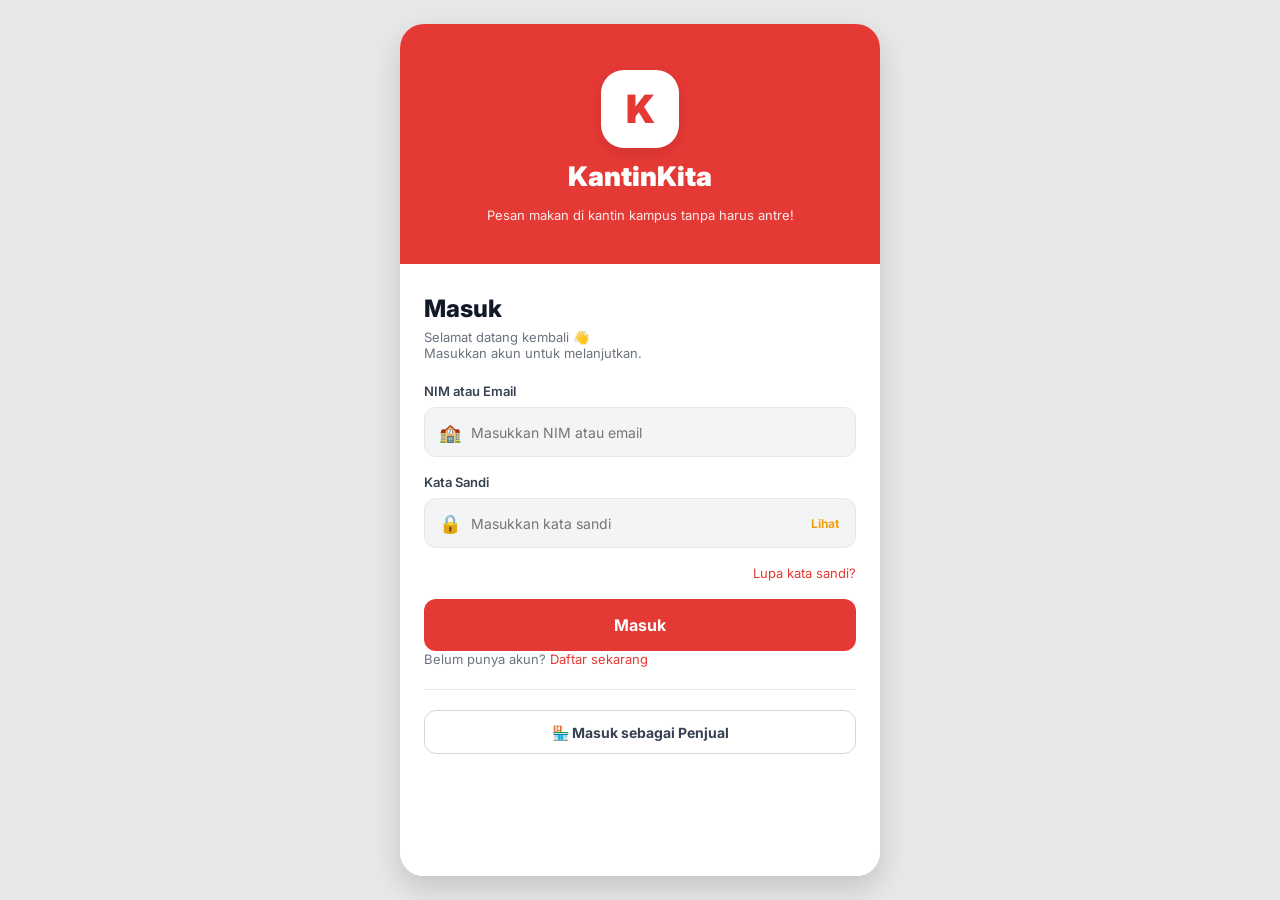
<file: html/index.html>
<!DOCTYPE html>
<html lang="id">

<head>
  <meta charset="UTF-8">
  <meta name="viewport" content="width=device-width, initial-scale=1.0">

  <title>Login | KantinKita</title>

  <!-- GOOGLE FONTS -->
  <link
    href="https://fonts.googleapis.com/css2?family=Inter:wght@400;500;600;700;800;900&display=swap"
    rel="stylesheet"
  >

  <!-- CSS -->
  <link rel="stylesheet" href="../css/style.css">

  <!-- JAVASCRIPT -->
  <script defer src="../js/common.js"></script>
  <script defer src="../js/cart.js"></script>
  <script defer src="../js/login.js"></script>

</head>

<body>

  <div class="wrap">

    <main class="app">

      <!-- NOTIFIKASI -->
      <div id="tc" role="status" aria-live="polite"></div>

      <!-- HALAMAN LOGIN -->
      <section class="screen on" id="s-login">

        <div class="page wh">

          <!-- BAGIAN LOGO -->
          <div class="lh">

            <div class="ll">
              K
            </div>

            <div class="lt">
              KantinKita
            </div>

            <p class="ls">
              Pesan makan di kantin kampus
              tanpa harus antre!
            </p>

          </div>

          <!-- FORM LOGIN -->
          <div class="lf">

            <h1>Masuk</h1>

            <p>
              Selamat datang kembali 👋
              <br>
              Masukkan akun untuk melanjutkan.
            </p>

            <form id="loginForm" novalidate>

              <!-- INPUT NIM ATAU EMAIL -->
              <div class="fg">

                <label class="fl" for="nim">
                  NIM atau Email
                </label>

                <div class="fw2">

                  <span class="fic">🏫</span>

                  <input
                    type="text"
                    class="fi2 ic"
                    id="nim"
                    name="nim"
                    placeholder="Masukkan NIM atau email"
                    autocomplete="username"
                    required
                  >

                </div>

                <div
                  class="ferr"
                  id="e-nim"
                  role="alert">
                  ⚠ NIM atau email tidak boleh kosong.
                </div>

              </div>

              <!-- INPUT PASSWORD -->
              <div class="fg">

                <label class="fl" for="pw">
                  Kata Sandi
                </label>

                <div class="fw2">

                  <span class="fic">🔒</span>

                  <input
                    type="password"
                    class="fi2 ic"
                    id="pw"
                    name="password"
                    placeholder="Masukkan kata sandi"
                    autocomplete="current-password"
                    minlength="6"
                    required
                  >

                  <button
                    type="button"
                    class="fsw"
                    id="showpw"
                    aria-label="Tampilkan kata sandi"
                  >
                    Lihat
                  </button>

                </div>

                <div
                  class="ferr"
                  id="e-pw"
                  role="alert">
                  ⚠ Kata sandi minimal 6 karakter.
                </div>

              </div>

              <!-- LUPA PASSWORD -->
              <div class="row">

                <a href="#" id="forgot-password">
                  Lupa kata sandi?
                </a>

              </div>

              <!-- TOMBOL LOGIN -->
              <button
                type="submit"
                class="btn bs bfull blg"
                id="loginBtn"
              >
                Masuk
              </button>

            </form>

            <!-- PENDAFTARAN -->
            <p>
              Belum punya akun?
              <a href="#" id="register-link">
                Daftar sekarang
              </a>
            </p>

            <hr>

            <!-- AKSES PENJUAL -->
            <button
              type="button"
              class="btn bo bfull"
              data-action="go"
              data-target="dasbor"
            >
              🏪 Masuk sebagai Penjual
            </button>

          </div>

        </div>

      </section>

    </main>

  </div>

</body>
</html>
</file>
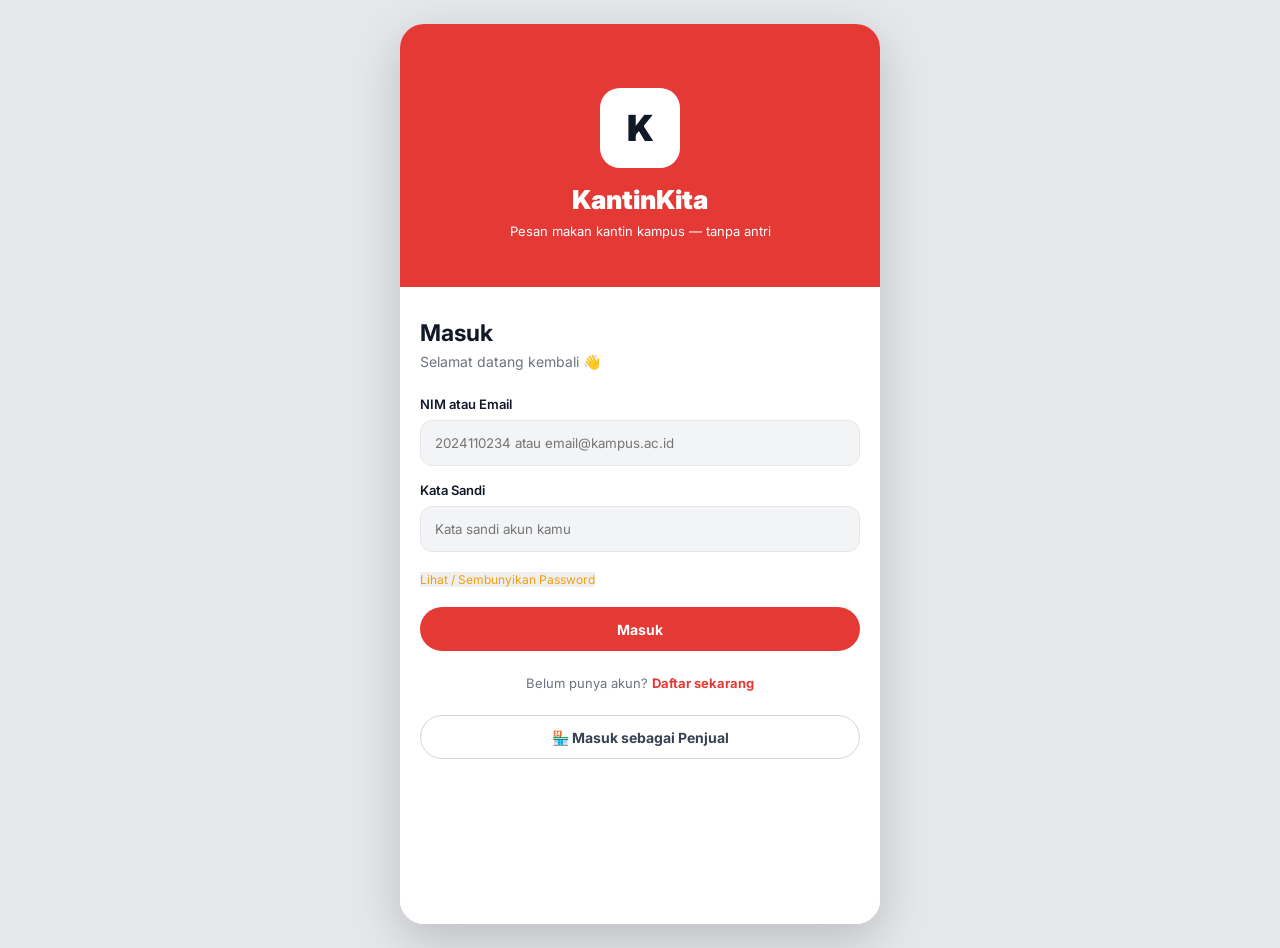
<file: kantinkita.html>
<!DOCTYPE html>
<html lang="id">
<head>
<meta charset="UTF-8">
<meta name="viewport" content="width=device-width, initial-scale=1.0">
<title>KantinKita – Prototipe</title>
<link href="https://fonts.googleapis.com/css2?family=Inter:wght@400;500;600;700;800;900&display=swap" rel="stylesheet">

<style>
/* ==============================================
   DESIGN SYSTEM KANTINKITA
============================================== */
:root {
  --y: #FFC107;
  --yd: #F59E0B;
  --yl: #FFFBEB;
  --r: #E53935;
  --rd: #C62828;
  --rl: #FEF2F2;
  --g: #16A34A;
  --gl: #F0FDF4;
  --n0: #FFFFFF;
  --n50: #F9FAFB;
  --n100: #F3F4F6;
  --n200: #E5E7EB;
  --n300: #D1D5DB;
  --n400: #9CA3AF;
  --n500: #6B7280;
  --n700: #374151;
  --n900: #111827;
  --radius: 12px;
  --font: 'Inter', sans-serif;
}

* {
  margin: 0;
  padding: 0;
  box-sizing: border-box;
}

body {
  font-family: var(--font);
  background: var(--n200);
  color: var(--n900);
}

button, input, textarea {
  font-family: inherit;
}

button {
  cursor: pointer;
  border: none;
}

.wrap {
  display: flex;
  justify-content: center;
  min-height: 100vh;
}

.app {
  width: 100%;
  max-width: 480px;
  min-height: 100vh;
  background: var(--n50);
  position: relative;
  overflow: hidden;
}

@media (min-width: 600px) {
  .wrap {
    padding: 24px;
  }

  .app {
    border-radius: 24px;
    box-shadow: 0 16px 48px rgba(0,0,0,.18);
  }
}

/* SCREENS */
.screen {
  display: none;
  flex-direction: column;
  height: 100vh;
  overflow: hidden;
}

.screen.on {
  display: flex;
}

.page {
  flex: 1;
  overflow-y: auto;
  background: var(--n100);
}

.sec {
  background: white;
  margin-bottom: 8px;
}

.hid {
  display: none !important;
}

/* HEADER */
.hdr {
  height: 56px;
  padding: 0 16px;
  background: white;
  border-bottom: 1px solid var(--n200);
  display: flex;
  align-items: center;
  gap: 12px;
  flex-shrink: 0;
}

.hdr-title {
  font-size: 17px;
  font-weight: 700;
  flex: 1;
}

.logo {
  display: flex;
  align-items: center;
  gap: 8px;
  font-size: 17px;
  font-weight: 800;
}

.logo-box {
  width: 34px;
  height: 34px;
  background: var(--y);
  border-radius: 8px;
  display: grid;
  place-items: center;
  font-weight: 900;
}

.logo em {
  color: var(--r);
  font-style: normal;
}

.ico-btn {
  width: 40px;
  height: 40px;
  border-radius: 50%;
  background: var(--n100);
  font-size: 18px;
}

/* BUTTON */
.btn {
  display: inline-flex;
  justify-content: center;
  align-items: center;
  gap: 8px;
  height: 44px;
  padding: 0 20px;
  border-radius: 24px;
  font-weight: 700;
  font-size: 14px;
}

.bp2 {
  background: var(--y);
  color: var(--n900);
}

.bs {
  background: var(--r);
  color: white;
}

.bo {
  background: white;
  color: var(--n700);
  border: 1.5px solid var(--n300);
}

.bfull {
  width: 100%;
}

.bsm {
  height: 34px;
  padding: 0 12px;
  border-radius: 8px;
  font-size: 12px;
}

.badd {
  width: 34px;
  height: 34px;
  background: var(--y);
  color: var(--n900);
  font-size: 22px;
  font-weight: 700;
  border-radius: 8px;
}

/* BOTTOM NAV */
.bnv {
  height: 72px;
  background: white;
  border-top: 1px solid var(--n200);
  display: flex;
  flex-shrink: 0;
  padding-top: 8px;
}

.bni {
  flex: 1;
  display: flex;
  flex-direction: column;
  align-items: center;
  gap: 5px;
  color: var(--n400);
  font-size: 10px;
  cursor: pointer;
}

.bni.on {
  color: var(--yd);
  font-weight: 700;
}

.bnic {
  position: relative;
  font-size: 23px;
}

.cb {
  position: absolute;
  right: -9px;
  top: -4px;
  background: var(--r);
  color: white;
  border-radius: 20px;
  font-size: 10px;
  padding: 2px 5px;
  display: none;
}

.cb.on {
  display: inline-block;
}

/* CARDS */
.mi {
  background: white;
  display: flex;
  align-items: center;
  gap: 12px;
  padding: 12px 16px;
  border-bottom: 1px solid var(--n100);
}

.mi.hid {
  display: none;
}

.fi {
  width: 60px;
  height: 60px;
  background: var(--yl);
  border-radius: 12px;
  font-size: 28px;
  display: grid;
  place-items: center;
  flex-shrink: 0;
}

.fi-r {
  background: var(--rl);
}

.fi-b {
  background: #DBEAFE;
}

.fi-o {
  background: #FFEDD5;
}

.mb2 {
  flex: 1;
  min-width: 0;
}

.mn {
  font-size: 14px;
  font-weight: 700;
  margin-bottom: 4px;
}

.md {
  font-size: 12px;
  color: var(--n500);
  margin-bottom: 5px;
}

.mp {
  font-size: 14px;
  font-weight: 700;
}

.bdg {
  display: inline-flex;
  padding: 3px 8px;
  background: var(--yl);
  border-radius: 8px;
  font-size: 10px;
  font-weight: 700;
}

.bdg.red {
  background: var(--rl);
  color: var(--r);
}

.bdg.green {
  background: var(--gl);
  color: var(--g);
}

/* FILTER */
.ct {
  background: white;
  display: flex;
  gap: 8px;
  padding: 12px 16px;
  overflow-x: auto;
  scrollbar-width: none;
}

.ctb {
  border: 1.5px solid var(--n300);
  background: white;
  color: var(--n700);
  border-radius: 22px;
  padding: 8px 14px;
  white-space: nowrap;
  font-size: 12px;
  font-weight: 600;
}

.ctb.on {
  background: var(--y);
  border-color: var(--y);
  color: var(--n900);
}

/* SEARCH */
.srb {
  display: flex;
  align-items: center;
  gap: 8px;
  background: var(--n100);
  border-radius: 24px;
  padding: 0 12px;
  height: 42px;
  flex: 1;
  border: 1.5px solid transparent;
}

.srb:focus-within {
  background: white;
  border-color: var(--y);
}

.sri {
  width: 100%;
  min-width: 0;
  background: transparent;
  outline: none;
  border: none;
  font-size: 14px;
}

.results {
  background: white;
  display: flex;
  justify-content: space-between;
  padding: 12px 16px;
  border-bottom: 1px solid var(--n200);
  font-size: 13px;
}

.no-result {
  margin: 16px;
  padding: 20px;
  text-align: center;
  background: var(--yl);
  color: #92640D;
  border-radius: 12px;
  font-size: 13px;
}

/* LOGIN */
.lh {
  background: var(--r);
  text-align: center;
  color: white;
  padding: 64px 24px 48px;
}

.ll {
  width: 80px;
  height: 80px;
  border-radius: 20px;
  background: white;
  color: var(--n900);
  display: grid;
  place-items: center;
  font-size: 36px;
  font-weight: 900;
  margin: 0 auto 16px;
}

.lt {
  font-size: 26px;
  font-weight: 900;
  margin-bottom: 8px;
}

.lf {
  background: white;
  padding: 32px 20px;
}

.fg {
  margin-bottom: 16px;
}

.fl {
  display: block;
  font-size: 13px;
  font-weight: 600;
  margin-bottom: 8px;
}

.fi2 {
  width: 100%;
  padding: 14px;
  border: 1.5px solid var(--n200);
  border-radius: 12px;
  background: var(--n100);
  outline: none;
}

.fi2:focus {
  border-color: var(--y);
  background: white;
}

.ferr {
  display: none;
  color: var(--r);
  font-size: 12px;
  margin-top: 5px;
}

.ferr.on {
  display: block;
}

/* BERANDA */
.bnr {
  margin: 16px;
  background: var(--y);
  padding: 24px;
  border-radius: 20px;
  cursor: pointer;
}

.bnr h2 {
  font-size: 18px;
  margin-bottom: 14px;
  line-height: 1.5;
}

.bnr span {
  display: inline-block;
  padding: 10px 18px;
  border-radius: 20px;
  background: var(--n900);
  color: white;
  font-size: 12px;
  font-weight: 700;
}

.qg {
  display: grid;
  grid-template-columns: repeat(4,1fr);
  background: white;
  padding: 12px 8px;
}

.qi {
  text-align: center;
  font-size: 11px;
  cursor: pointer;
}

.qic {
  background: var(--yl);
  width: 48px;
  height: 48px;
  border-radius: 12px;
  display: grid;
  place-items: center;
  margin: 0 auto 8px;
  font-size: 22px;
}

.sc {
  margin: 12px 16px;
  border-radius: 16px;
  background: white;
  overflow: hidden;
  box-shadow: 0 2px 8px rgba(0,0,0,.05);
  cursor: pointer;
}

.sb {
  height: 100px;
  background: var(--y);
  display: grid;
  place-items: center;
  font-size: 44px;
}

.sd {
  padding: 14px;
}

.sn {
  font-size: 16px;
  font-weight: 700;
  margin-bottom: 6px;
}

.sm {
  color: var(--n500);
  font-size: 12px;
  margin-bottom: 8px;
}

/* CART */
.cart-row {
  display: flex;
  align-items: center;
  gap: 10px;
  padding: 14px 16px;
  border-bottom: 1px solid var(--n200);
  background: white;
}

.qb {
  width: 30px;
  height: 30px;
  border: 1px solid var(--n300);
  border-radius: 8px;
  background: white;
  font-weight: 700;
}

.qb.plus {
  background: var(--y);
  border-color: var(--y);
}

.stk {
  background: white;
  padding: 16px;
  border-top: 1px solid var(--n200);
}

.pr {
  display: flex;
  justify-content: space-between;
  padding: 10px 16px;
  font-size: 14px;
}

.pr.total {
  border-top: 1px solid var(--n200);
  font-size: 17px;
  font-weight: 800;
}

.empty {
  padding: 50px 20px;
  text-align: center;
  background: white;
}

/* DRAWER */
.ov {
  position: fixed;
  inset: 0;
  background: rgba(0,0,0,.45);
  z-index: 300;
  display: none;
}

.ov.on {
  display: block;
}

.drw {
  position: fixed;
  top: 0;
  left: 0;
  bottom: 0;
  width: min(310px,85vw);
  background: white;
  z-index: 400;
  transform: translateX(-100%);
  transition: transform .3s;
  padding: 20px 16px;
  overflow-y: auto;
}

.drw.on {
  transform: translateX(0);
}

.drw-a {
  padding: 14px;
  margin: 4px 0;
  border-radius: 10px;
  cursor: pointer;
  font-size: 14px;
}

.drw-a:hover {
  background: var(--yl);
}

.ham {
  font-size: 22px;
  background: var(--n100);
  border-radius: 50%;
  width: 40px;
  height: 40px;
}

/* TOAST */
#tc {
  position: fixed;
  bottom: 85px;
  left: 50%;
  transform: translateX(-50%);
  z-index: 600;
  width: min(400px,90vw);
}

.toast {
  padding: 14px 18px;
  background: var(--n900);
  color: white;
  border-radius: 12px;
  margin-bottom: 8px;
  font-size: 13px;
}

/* MODAL */
.mb {
  position: fixed;
  inset: 0;
  background: rgba(0,0,0,.5);
  z-index: 500;
  display: none;
  align-items: flex-end;
}

.mb.on {
  display: flex;
}

.ms {
  width: 100%;
  background: white;
  padding: 24px 16px 32px;
  border-radius: 24px 24px 0 0;
}

.star {
  border: none;
  background: none;
  color: var(--n300);
  font-size: 36px;
  cursor: pointer;
}

/* SELLER */
.sts {
  display: flex;
  gap: 10px;
  padding: 14px 16px;
}

.stc {
  flex: 1;
  padding: 14px;
  background: white;
  border-radius: 12px;
}

.stv {
  font-size: 22px;
  font-weight: 800;
  margin-top: 5px;
}

.oc {
  background: white;
  margin: 12px 16px;
  padding: 16px;
  border-radius: 12px;
  border: 1px solid var(--n200);
}

.oc h3 {
  font-size: 14px;
  margin-bottom: 8px;
}

.oc p {
  font-size: 12px;
  color: var(--n500);
  margin-bottom: 12px;
}

/* REPORT */
.bar-chart {
  display: flex;
  align-items: flex-end;
  gap: 10px;
  height: 130px;
  padding: 16px;
}

.bar-col {
  flex: 1;
  text-align: center;
  font-size: 11px;
  color: var(--n500);
}

.bar {
  width: 100%;
  background: var(--y);
  border-radius: 6px 6px 0 0;
  margin-bottom: 6px;
}
</style>
</head>

<body>

<div class="wrap">
<div class="app">

<!-- OVERLAY DAN DRAWER -->
<div id="ov" class="ov" onclick="Drawer.close()"></div>

<nav id="drw" class="drw" aria-label="Menu navigasi">
  <div style="display:flex;justify-content:space-between;align-items:center;margin-bottom:20px">
    <div class="logo">
      <div class="logo-box">K</div>
      <span>Kantin<em>Kita</em></span>
    </div>
    <button class="ico-btn" onclick="Drawer.close()" aria-label="Tutup menu">✕</button>
  </div>

  <div style="background:var(--yl);padding:16px;border-radius:12px;margin-bottom:20px">
    <strong>Febri Ramadhan</strong>
    <p style="font-size:12px;color:var(--n500);margin-top:4px">NIM: 2024110234</p>
  </div>

  <p style="font-size:11px;color:var(--n500);margin:12px">MAHASISWA</p>
  <div class="drw-a" onclick="go('beranda')">🏠 Beranda</div>
  <div class="drw-a" onclick="go('cari')">🔎 Cari Menu</div>
  <div class="drw-a" onclick="go('keranjang')">🛒 Keranjang</div>
  <div class="drw-a" onclick="go('status')">📋 Pesanan Aktif</div>

  <p style="font-size:11px;color:var(--n500);margin:20px 12px 12px">PENJUAL</p>
  <div class="drw-a" onclick="go('dasbor')">🏪 Dasbor Stan</div>
  <div class="drw-a" onclick="go('laporan')">📊 Laporan Penjualan</div>

  <div class="drw-a" onclick="go('login')" style="color:var(--r);margin-top:30px">
    🚪 Keluar
  </div>
</nav>

<div id="tc" role="status" aria-live="polite"></div>


<!-- =========================================
     SCREEN 1: LOGIN
========================================= -->
<div class="screen on" id="s-login">
  <div class="page" style="background:white">
    <div class="lh">
      <div class="ll">K</div>
      <div class="lt">KantinKita</div>
      <p style="font-size:13px">Pesan makan kantin kampus — tanpa antri</p>
    </div>

    <div class="lf">
      <h1 style="font-size:23px;margin-bottom:6px">Masuk</h1>
      <p style="color:var(--n500);font-size:14px;margin-bottom:26px">
        Selamat datang kembali 👋
      </p>

      <form id="loginForm" novalidate>
        <div class="fg">
          <label for="nim" class="fl">NIM atau Email</label>
          <input id="nim" class="fi2" placeholder="2024110234 atau email@kampus.ac.id">
          <div class="ferr" id="e-nim">NIM atau email tidak boleh kosong.</div>
        </div>

        <div class="fg">
          <label for="pw" class="fl">Kata Sandi</label>
          <input id="pw" class="fi2" type="password" placeholder="Kata sandi akun kamu">
          <div class="ferr" id="e-pw">Kata sandi minimal 6 karakter.</div>
        </div>

        <button type="button" onclick="togglePw()" style="color:var(--yd);font-size:12px;margin-bottom:20px">
          Lihat / Sembunyikan Password
        </button>

        <button type="submit" class="btn bs bfull" id="loginBtn">Masuk</button>
      </form>

      <p style="font-size:13px;color:var(--n500);text-align:center;margin:24px 0">
        Belum punya akun? <strong style="color:var(--r)">Daftar sekarang</strong>
      </p>

      <button class="btn bo bfull" onclick="go('dasbor')">
        🏪 Masuk sebagai Penjual
      </button>
    </div>
  </div>
</div>


<!-- =========================================
     SCREEN 2: BERANDA
========================================= -->
<div class="screen" id="s-beranda">
  <header class="hdr">
    <button class="ham" onclick="Drawer.open()" aria-label="Buka menu" aria-expanded="false">☰</button>

    <div class="logo">
      <div class="logo-box">K</div>
      <span>Kantin<em>Kita</em></span>
    </div>

    <div style="flex:1"></div>
    <button class="ico-btn" aria-label="Notifikasi">🔔</button>
  </header>

  <div class="page">
    <div class="sec" style="padding:16px">
      <p style="color:var(--n500);font-size:11px">Lokasi kamu</p>
      <strong>📍 Gedung B</strong>
      <p style="text-align:right;font-size:12px">Halo, Febri!</p>

      <div class="srb" onclick="go('cari')" style="margin-top:14px;cursor:pointer">
        🔎
        <span style="font-size:14px;color:var(--n400)">Mau makan apa hari ini?</span>
      </div>
    </div>

    <div class="bnr" onclick="go('cari')">
      <h2>Istirahat jam 12.00?<br>Ambil pesananmu jam 12.15 ✨</h2>
      <span>Pesan Sekarang</span>
    </div>

    <div class="qg">
      <div class="qi" onclick="go('cari')">
        <div class="qic">⚡</div>Pickup Cepat
      </div>
      <div class="qi" onclick="go('cari')">
        <div class="qic">🕒</div>Terjadwal
      </div>
      <div class="qi" onclick="go('cari')">
        <div class="qic">💰</div>Hemat
      </div>
      <div class="qi" onclick="go('status')">
        <div class="qic">🔄</div>Pesan Ulang
      </div>
    </div>

    <div class="sec">
      <h2 style="padding:16px;font-size:17px">Menu Kantin</h2>

      <div class="ct" id="home-tabs">
        <button class="ctb on" data-cat="semua" onclick="filterMenu(this)">Semua</button>
        <button class="ctb" data-cat="nasi" onclick="filterMenu(this)">🍳 Nasi</button>
        <button class="ctb" data-cat="mie" onclick="filterMenu(this)">🍜 Mie</button>
        <button class="ctb" data-cat="ayam" onclick="filterMenu(this)">🍗 Ayam</button>
        <button class="ctb" data-cat="minuman" onclick="filterMenu(this)">🥤 Minuman</button>
        <button class="ctb" data-cat="diskon" onclick="filterMenu(this)">🔥 Diskon</button>
      </div>

      <div class="sc" onclick="go('menu')">
        <div class="sb">🍳</div>
        <div class="sd">
          <div class="sn">Stan A – Nasi & Ayam ⭐ 4.8</div>
          <div class="sm">120 m · Buka s/d 14.00 · 230 ulasan</div>
          <span class="bdg">Antrean 3</span>
          <span class="bdg green">±10 mnt</span>
          <span class="bdg red">Diskon 10%</span>
        </div>
      </div>

      <div class="mi" data-cat="nasi semua">
        <div class="fi">🍳</div>
        <div class="mb2">
          <div class="mn">Nasi Goreng Spesial</div>
          <div class="md">Telur ceplok, ayam suwir, kerupuk</div>
          <div class="mp">Rp 15.000</div>
        </div>
        <button class="badd" onclick="Cart.add('nasi-goreng','Nasi Goreng Spesial',15000,'🍳')">+</button>
      </div>

      <div class="mi" data-cat="ayam semua">
        <div class="fi fi-r">🍗</div>
        <div class="mb2">
          <div class="mn">Ayam Geprek</div>
          <div class="md">Ayam krispi, sambal geprek, lalapan</div>
          <div class="mp">Rp 17.000</div>
        </div>
        <button class="badd" onclick="Cart.add('ayam-geprek','Ayam Geprek',17000,'🍗')">+</button>
      </div>

      <div class="mi" data-cat="minuman semua">
        <div class="fi fi-b">🥤</div>
        <div class="mb2">
          <div class="mn">Es Teh Manis</div>
          <div class="md">Teh segar, es batu, gula aren</div>
          <div class="mp">Rp 5.000</div>
        </div>
        <button class="badd" onclick="Cart.add('es-teh','Es Teh Manis',5000,'🥤')">+</button>
      </div>

      <div class="mi" data-cat="diskon semua">
        <div class="fi fi-o">🥙</div>
        <div class="mb2">
          <div class="mn">Paket Hemat</div>
          <div class="md">Nasi + Es Teh · Hemat Rp 3.000</div>
          <div class="mp">Rp 18.000</div>
        </div>
        <button class="badd" onclick="Cart.add('paket-hemat','Paket Hemat',18000,'🥙')">+</button>
      </div>

      <div class="sc" onclick="go('menu')">
        <div class="sb" style="background:var(--rl)">🍜</div>
        <div class="sd">
          <div class="sn">Stan B – Mie & Bakso ⭐ 4.6</div>
          <div class="sm">80 m · Buka s/d 13.30 · 118 ulasan</div>
          <span class="bdg green">±7 mnt</span>
        </div>
      </div>

      <div class="mi" data-cat="mie semua">
        <div class="fi fi-o">🍜</div>
        <div class="mb2">
          <div class="mn">Mie Ayam Spesial</div>
          <div class="md">Mie kenyal, ayam, pangsit rebus</div>
          <div class="mp">Rp 13.000</div>
        </div>
        <button class="badd" onclick="Cart.add('mie-ayam','Mie Ayam Spesial',13000,'🍜')">+</button>
      </div>

      <div id="no-res" class="no-result hid">Tidak ada menu untuk kategori ini.</div>
    </div>

    <div style="height:16px"></div>
  </div>

  <nav class="bnv">
    <div class="bni on" onclick="go('beranda')"><div class="bnic">🏠</div>Beranda</div>
    <div class="bni" onclick="go('cari')"><div class="bnic">🔎</div>Cari</div>
    <div class="bni" onclick="go('keranjang')"><div class="bnic">🛒<span class="cb">0</span></div>Keranjang</div>
    <div class="bni" onclick="go('status')"><div class="bnic">📋</div>Pesanan</div>
    <div class="bni" onclick="Drawer.open()"><div class="bnic">☰</div>Menu</div>
  </nav>
</div>


<!-- =========================================
     SCREEN 3: CARI DAN FILTER
========================================= -->
<div class="screen" id="s-cari">
  <header class="hdr">
    <button class="ico-btn" onclick="go('beranda')">←</button>

    <div class="srb">
      <span>🔎</span>
      <input
        class="sri"
        id="search-input"
        type="search"
        placeholder="nasi goreng, ayam, mie..."
        aria-label="Cari menu makanan"
        oninput="searchMenus()"
        onkeydown="if(event.key==='Enter')searchMenus()"
      >
    </div>

    <button class="btn bsm bp2" onclick="searchMenus()">Cari</button>
  </header>

  <div class="page">
    <div class="ct" id="search-tabs" role="tablist">
      <button class="ctb on" data-cat2="semua" onclick="filterSearch(this)" role="tab">Semua</button>
      <button class="ctb" data-cat2="cepat" onclick="filterSearch(this)" role="tab">⚡ Tercepat</button>
      <button class="ctb" data-cat2="murah" onclick="filterSearch(this)" role="tab">💰 Termurah</button>
      <button class="ctb" data-cat2="diskon" onclick="filterSearch(this)" role="tab">🔥 Diskon</button>
    </div>

    <div class="results">
      <strong id="search-count" role="status" aria-live="polite">5 menu ditemukan</strong>
      <span style="color:var(--n500)">Menu tersedia</span>
    </div>

    <div class="sec" id="search-menu-list">

      <div class="mi" data-cat2="semua cepat">
        <div class="fi">🍳</div>
        <div class="mb2">
          <div class="mn">Nasi Goreng Spesial</div>
          <div class="md">Stan A · Rp 15.000</div>
          <span class="bdg green">±8 mnt</span>
        </div>
        <button class="badd" onclick="Cart.add('nasi-goreng','Nasi Goreng Spesial',15000,'🍳')">+</button>
      </div>

      <div class="mi" data-cat2="semua murah">
        <div class="fi fi-r">🍗</div>
        <div class="mb2">
          <div class="mn">Ayam Geprek</div>
          <div class="md">Stan A · Rp 17.000</div>
          <span class="bdg green">±10 mnt</span>
        </div>
        <button class="badd" onclick="Cart.add('ayam-geprek','Ayam Geprek',17000,'🍗')">+</button>
      </div>

      <div class="mi" data-cat2="semua cepat murah">
        <div class="fi fi-o">🍜</div>
        <div class="mb2">
          <div class="mn">Mie Ayam Spesial</div>
          <div class="md">Stan B · Rp 13.000</div>
          <span class="bdg green">±7 mnt</span>
        </div>
        <button class="badd" onclick="Cart.add('mie-ayam','Mie Ayam Spesial',13000,'🍜')">+</button>
      </div>

      <div class="mi" data-cat2="semua diskon">
        <div class="fi fi-o">🥙</div>
        <div class="mb2">
          <div class="mn">Paket Hemat</div>
          <div class="md">Stan A · Rp 18.000</div>
          <span class="bdg red">Diskon 15%</span>
        </div>
        <button class="badd" onclick="Cart.add('paket-hemat','Paket Hemat',18000,'🥙')">+</button>
      </div>

      <div class="mi" data-cat2="semua murah">
        <div class="fi fi-b">🥤</div>
        <div class="mb2">
          <div class="mn">Es Teh Manis</div>
          <div class="md">Stan A · Rp 5.000</div>
          <span class="bdg green">Minuman</span>
        </div>
        <button class="badd" onclick="Cart.add('es-teh','Es Teh Manis',5000,'🥤')">+</button>
      </div>

      <div id="no-res2" class="no-result hid" role="status">
        Tidak ada menu yang cocok dengan pencarian.
      </div>

    </div>
  </div>

  <nav class="bnv">
    <div class="bni" onclick="go('beranda')"><div class="bnic">🏠</div>Beranda</div>
    <div class="bni on" onclick="go('cari')"><div class="bnic">🔎</div>Cari</div>
    <div class="bni" onclick="go('keranjang')"><div class="bnic">🛒<span class="cb">0</span></div>Keranjang</div>
    <div class="bni" onclick="go('status')"><div class="bnic">📋</div>Pesanan</div>
    <div class="bni" onclick="Drawer.open()"><div class="bnic">☰</div>Menu</div>
  </nav>
</div>


<!-- =========================================
     SCREEN 4: MENU STAN
========================================= -->
<div class="screen" id="s-menu">
  <header class="hdr">
    <button class="ico-btn" onclick="go('beranda')">←</button>
    <h1 class="hdr-title">Stan A – Nasi & Ayam</h1>
    <button class="ico-btn">♡</button>
  </header>

  <div class="page">
    <div style="height:115px;background:var(--y);display:grid;place-items:center;font-size:52px">🍳</div>

    <div class="sec" style="padding:16px">
      <h2 style="font-size:18px;margin-bottom:8px">Stan A – Nasi & Ayam</h2>
      <p style="font-size:12px;color:var(--n500);margin-bottom:12px">
        120 m · Buka s/d 14.00 · ⭐ 4.8
      </p>
      <div class="no-result" style="margin:0;padding:12px">
        Antrean 3 pesanan · Siap dalam ±10 menit
      </div>
    </div>

    <div class="ct" id="stan-tabs">
      <button class="ctb on" data-cat3="semua" onclick="filterMenu3(this)">Semua</button>
      <button class="ctb" data-cat3="nasi" onclick="filterMenu3(this)">Nasi</button>
      <button class="ctb" data-cat3="lauk" onclick="filterMenu3(this)">Lauk</button>
      <button class="ctb" data-cat3="minuman" onclick="filterMenu3(this)">Minuman</button>
    </div>

    <div class="sec" id="stan-menu-list">
      <div class="mi" data-cat3="semua nasi">
        <div class="fi">🍳</div>
        <div class="mb2">
          <div class="mn">Nasi Goreng Spesial</div>
          <div class="md">Telur ceplok, ayam suwir, kerupuk</div>
          <div class="mp">Rp 15.000</div>
        </div>
        <button class="badd" onclick="Cart.add('nasi-goreng','Nasi Goreng Spesial',15000,'🍳')">+</button>
      </div>

      <div class="mi" data-cat3="semua lauk">
        <div class="fi fi-r">🍗</div>
        <div class="mb2">
          <div class="mn">Ayam Geprek</div>
          <div class="md">Ayam krispi, sambal geprek</div>
          <div class="mp">Rp 17.000</div>
        </div>
        <button class="badd" onclick="Cart.add('ayam-geprek','Ayam Geprek',17000,'🍗')">+</button>
      </div>

      <div class="mi" data-cat3="semua nasi" style="opacity:.5;pointer-events:none">
        <div class="fi fi-o">🍲</div>
        <div class="mb2">
          <div class="mn">Soto Ayam</div>
          <div class="md">Stok habis hari ini</div>
          <div class="mp">Rp 14.000</div>
        </div>
        <span class="bdg red">Habis</span>
      </div>

      <div class="mi" data-cat3="semua minuman">
        <div class="fi fi-b">🥤</div>
        <div class="mb2">
          <div class="mn">Es Teh Manis</div>
          <div class="md">Teh segar, es batu, gula aren</div>
          <div class="mp">Rp 5.000</div>
        </div>
        <button class="badd" onclick="Cart.add('es-teh','Es Teh Manis',5000,'🥤')">+</button>
      </div>
    </div>
  </div>

  <div class="stk" style="display:flex;justify-content:space-between;align-items:center">
    <div>
      <p style="font-size:11px;color:var(--n500)">Keranjang</p>
      <strong id="menu-cart-sum" style="font-size:13px">Tambahkan menu dulu...</strong>
    </div>
    <button class="btn bp2 bsm" onclick="go('keranjang')">Lanjut →</button>
  </div>

  <nav class="bnv">
    <div class="bni" onclick="go('beranda')"><div class="bnic">🏠</div>Beranda</div>
    <div class="bni" onclick="go('cari')"><div class="bnic">🔎</div>Cari</div>
    <div class="bni" onclick="go('keranjang')"><div class="bnic">🛒<span class="cb">0</span></div>Keranjang</div>
    <div class="bni" onclick="go('status')"><div class="bnic">📋</div>Pesanan</div>
    <div class="bni" onclick="Drawer.open()"><div class="bnic">☰</div>Menu</div>
  </nav>
</div>


<!-- =========================================
     SCREEN 5: KERANJANG
========================================= -->
<div class="screen" id="s-keranjang">
  <header class="hdr">
    <button class="ico-btn" onclick="go('menu')">←</button>
    <h1 class="hdr-title">Keranjang</h1>
    <button class="ico-btn" onclick="Cart.clear();renderCart();Toast.show('Keranjang dikosongkan')">🗑</button>
  </header>

  <div class="page">
    <div id="cart-empty" class="empty hid">
      <div style="font-size:50px;margin-bottom:12px">🛒</div>
      <h2 style="font-size:18px;margin-bottom:10px">Keranjang masih kosong</h2>
      <p style="font-size:13px;color:var(--n500);margin-bottom:20px">
        Tambahkan menu dari stan favoritmu
      </p>
      <button class="btn bp2" onclick="go('beranda')">Lihat Menu</button>
    </div>

    <div id="cart-content">
      <div style="padding:16px;background:white">
        <h3 style="font-size:14px;margin-bottom:10px">Menu yang dipesan</h3>
      </div>

      <div id="cart-items"></div>

      <div class="sec" style="padding:16px;margin-top:8px">
        <label for="catatan" class="fl">Catatan Pesanan</label>
        <textarea id="catatan" class="fi2" rows="2" placeholder="Contoh: tanpa sambal"></textarea>
      </div>

      <div class="sec" style="padding:16px">
        <h3 style="font-size:15px;margin-bottom:14px">Pilih Jam Ambil</h3>

        <label style="display:block;margin-bottom:14px;font-size:13px">
          <input type="radio" name="jam" value="12.15" checked>
          <strong>12.15</strong> — Disarankan
        </label>

        <label style="display:block;margin-bottom:14px;font-size:13px">
          <input type="radio" name="jam" value="12.45">
          <strong>12.45</strong> — Sepi
        </label>

        <label style="display:block;font-size:13px;opacity:.5">
          <input type="radio" name="jam" disabled>
          <strong>13.15</strong> — Penuh
        </label>
      </div>

      <div class="sec" style="padding:12px 0">
        <div class="pr">
          <span>Subtotal</span>
          <strong id="cart-sub">Rp 0</strong>
        </div>

        <div class="pr total">
          <span>Total</span>
          <span id="cart-tot">Rp 0</span>
        </div>
      </div>
    </div>
  </div>

  <div class="stk">
    <button class="btn bs bfull" onclick="checkout()">Lanjut ke Pembayaran →</button>
  </div>

  <nav class="bnv">
    <div class="bni" onclick="go('beranda')"><div class="bnic">🏠</div>Beranda</div>
    <div class="bni" onclick="go('cari')"><div class="bnic">🔎</div>Cari</div>
    <div class="bni on" onclick="go('keranjang')"><div class="bnic">🛒<span class="cb">0</span></div>Keranjang</div>
    <div class="bni" onclick="go('status')"><div class="bnic">📋</div>Pesanan</div>
    <div class="bni" onclick="Drawer.open()"><div class="bnic">☰</div>Menu</div>
  </nav>
</div>


<!-- =========================================
     SCREEN 6: PEMBAYARAN
========================================= -->
<div class="screen" id="s-bayar">
  <header class="hdr">
    <button class="ico-btn" onclick="go('keranjang')">←</button>
    <h1 class="hdr-title">Pembayaran</h1>
  </header>

  <div class="page">
    <div class="sec" style="padding:16px">
      <h3 style="margin-bottom:12px;font-size:15px">Ringkasan Pesanan</h3>
      <div id="pay-detail"></div>
      <div class="pr total">
        <span>Total Bayar</span>
        <span id="pay-total">Rp 0</span>
      </div>
    </div>

    <div class="sec" style="padding:16px">
      <h3 style="font-size:15px;margin-bottom:16px">Pilih Metode Pembayaran</h3>

      <label style="display:block;margin-bottom:18px;font-size:14px">
        <input type="radio" name="payment" value="qris" checked>
        📱 QRIS
      </label>

      <label style="display:block;margin-bottom:18px;font-size:14px">
        <input type="radio" name="payment" value="transfer">
        🏦 Transfer Bank
      </label>

      <label style="display:block;font-size:14px">
        <input type="radio" name="payment" value="tunai">
        💵 Bayar di Kantin
      </label>
    </div>
  </div>

  <div class="stk">
    <p style="font-size:12px;color:var(--n500);margin-bottom:8px">Total Pembayaran</p>
    <h2 id="pay-tot2" style="margin-bottom:16px">Rp 0</h2>
    <button class="btn bs bfull" id="pay-btn" onclick="doPay()">Bayar Sekarang</button>
  </div>
</div>


<!-- =========================================
     SCREEN 7: STATUS PESANAN
========================================= -->
<div class="screen" id="s-status">
  <header class="hdr">
    <button class="ico-btn" onclick="go('beranda')">←</button>
    <h1 class="hdr-title">Status Pesanan</h1>
  </header>

  <div class="page">
    <div class="sec" style="text-align:center;padding:30px 16px">
      <div style="font-size:48px;margin-bottom:14px">✅</div>
      <h2 style="font-size:19px;margin-bottom:10px">Pesanan Diproses</h2>
      <p style="font-size:13px;color:var(--n500)">
        Pesanan kamu sedang disiapkan oleh penjual.
      </p>
    </div>

    <div class="sec" style="text-align:center;padding:24px 16px">
      <p style="font-size:13px;color:var(--n500)">Estimasi Siap Dalam</p>
      <div id="status-timer" role="status"
        style="font-size:52px;font-weight:900;margin:14px">
        8:00
      </div>
      <span class="bdg green">Sedang disiapkan</span>
    </div>

    <div class="sec" style="padding:20px 16px">
      <h3 style="font-size:15px;margin-bottom:20px">Perjalanan Pesanan</h3>
      <p style="margin-bottom:16px">✅ Pesanan diterima</p>
      <p style="margin-bottom:16px">✅ Pembayaran dikonfirmasi</p>
      <p style="margin-bottom:16px">🟡 Pesanan sedang dimasak</p>
      <p style="color:var(--n400)">⚪ Siap diambil</p>
    </div>

    <div class="sec" style="padding:20px 16px">
      <h3 style="font-size:15px;margin-bottom:8px">Nomor Pesanan</h3>
      <h2>#A-27</h2>
    </div>
  </div>

  <div class="stk">
    <button class="btn bp2 bfull" onclick="Modal.open('ratingM')">⭐ Beri Rating</button>
  </div>

  <nav class="bnv">
    <div class="bni" onclick="go('beranda')"><div class="bnic">🏠</div>Beranda</div>
    <div class="bni" onclick="go('cari')"><div class="bnic">🔎</div>Cari</div>
    <div class="bni" onclick="go('keranjang')"><div class="bnic">🛒<span class="cb">0</span></div>Keranjang</div>
    <div class="bni on" onclick="go('status')"><div class="bnic">📋</div>Pesanan</div>
    <div class="bni" onclick="Drawer.open()"><div class="bnic">☰</div>Menu</div>
  </nav>
</div>


<!-- =========================================
     SCREEN 8: DASBOR PENJUAL
========================================= -->
<div class="screen" id="s-dasbor">
  <header class="hdr">
    <button class="ham" onclick="Drawer.open()" aria-label="Buka menu" aria-expanded="false">☰</button>
    <h1 class="hdr-title">Dasbor Stan</h1>
    <button class="ico-btn" onclick="go('laporan')">📊</button>
  </header>

  <div class="page">
    <div class="sec" style="padding:16px">
      <h2 style="font-size:18px;margin-bottom:8px">Stan A – Nasi & Ayam</h2>
      <p style="font-size:13px;color:var(--n500);margin-bottom:14px">
        Kelola pesanan dan status stan.
      </p>

      <label style="display:flex;align-items:center;gap:10px;font-size:14px">
        <input id="stan-open" type="checkbox" checked onchange="toggleStan(this)">
        Stan Buka
      </label>

      <span id="stan-status" class="bdg green" style="margin-top:12px">Buka</span>
    </div>

    <div class="sts">
      <div class="stc">
        <p style="font-size:12px;color:var(--n500)">Pesanan Baru</p>
        <div class="stv" id="seller-new-count">2</div>
      </div>

      <div class="stc">
        <p style="font-size:12px;color:var(--n500)">Diproses</p>
        <div class="stv" id="seller-process-count">0</div>
      </div>

      <div class="stc">
        <p style="font-size:12px;color:var(--n500)">Siap</p>
        <div class="stv" id="seller-ready-count">0</div>
      </div>
    </div>

    <div class="ct" id="order-tabs">
      <button class="ctb on" data-order-tab="baru" onclick="switchOTab(this,'baru')">Baru</button>
      <button class="ctb" data-order-tab="proses" onclick="switchOTab(this,'proses')">Diproses</button>
      <button class="ctb" data-order-tab="siap" onclick="switchOTab(this,'siap')">Siap</button>
    </div>

    <div id="seller-orders"></div>

    <div class="sec" style="padding:16px">
      <h3 style="font-size:15px;margin-bottom:12px">Estimasi Waktu Masak</h3>

      <div style="display:flex;gap:14px;align-items:center">
        <button class="qb" onclick="adjTime(-1)">−</button>
        <strong><span id="wv">10</span> menit</strong>
        <button class="qb plus" onclick="adjTime(1)">+</button>
      </div>
    </div>

    <div style="padding:16px">
      <button class="btn bp2 bfull" onclick="Modal.open('scanM')">
        📷 Konfirmasi Pengambilan
      </button>
    </div>
  </div>

  <nav class="bnv">
    <div class="bni on" onclick="go('dasbor')"><div class="bnic">🏪</div>Dasbor</div>
    <div class="bni" onclick="go('laporan')"><div class="bnic">📊</div>Laporan</div>
    <div class="bni" onclick="Drawer.open()"><div class="bnic">☰</div>Menu</div>
  </nav>
</div>


<!-- =========================================
     SCREEN 9: LAPORAN PENJUALAN
========================================= -->
<div class="screen" id="s-laporan">
  <header class="hdr">
    <button class="ico-btn" onclick="go('dasbor')">←</button>
    <h1 class="hdr-title">Laporan Penjualan</h1>
  </header>

  <div class="page">
    <div class="ct" id="report-tabs">
      <button class="ctb on" onclick="setPeriod(this,'hari')">Hari Ini</button>
      <button class="ctb" onclick="setPeriod(this,'minggu')">Minggu Ini</button>
      <button class="ctb" onclick="setPeriod(this,'bulan')">Bulan Ini</button>
    </div>

    <div class="sts">
      <div class="stc">
        <p style="font-size:12px;color:var(--n500)">Pendapatan</p>
        <div class="stv" id="rev" style="font-size:20px">Rp 1,2 jt</div>
        <span id="revt" class="bdg green">+12%</span>
      </div>

      <div class="stc">
        <p style="font-size:12px;color:var(--n500)">Total Pesanan</p>
        <div class="stv" id="ord">78</div>
        <span id="ordt" class="bdg green">+8 pesanan</span>
      </div>
    </div>

    <div class="sec" style="padding:20px 16px">
      <h3 style="font-size:15px;margin-bottom:16px">Grafik Penjualan</h3>

      <div class="bar-chart">
        <div class="bar-col"><div class="bar" style="height:35px"></div>Sen</div>
        <div class="bar-col"><div class="bar" style="height:70px"></div>Sel</div>
        <div class="bar-col"><div class="bar" style="height:55px"></div>Rab</div>
        <div class="bar-col"><div class="bar" style="height:85px"></div>Kam</div>
        <div class="bar-col"><div class="bar" style="height:110px"></div>Jum</div>
        <div class="bar-col"><div class="bar" style="height:80px"></div>Sab</div>
        <div class="bar-col"><div class="bar" style="height:60px"></div>Min</div>
      </div>
    </div>

    <div class="sec" style="padding:20px 16px">
      <h3 style="font-size:15px;margin-bottom:16px">Ringkasan Pendapatan</h3>

      <div class="pr">
        <span>Total Penjualan</span>
        <strong id="tot-rep">Rp 1.200.000</strong>
      </div>

      <div class="pr">
        <span>Menu Terlaris</span>
        <strong>Nasi Goreng Spesial</strong>
      </div>
    </div>
  </div>

  <nav class="bnv">
    <div class="bni" onclick="go('dasbor')"><div class="bnic">🏪</div>Dasbor</div>
    <div class="bni on" onclick="go('laporan')"><div class="bnic">📊</div>Laporan</div>
    <div class="bni" onclick="Drawer.open()"><div class="bnic">☰</div>Menu</div>
  </nav>
</div>


<!-- =========================================
     MODAL RATING
========================================= -->
<div class="mb" id="ratingM" role="dialog" aria-modal="true"
     onclick="if(event.target===this)Modal.close('ratingM')">
  <div class="ms">
    <h2 style="font-size:20px;margin-bottom:12px">⭐ Beri Rating Pesanan</h2>

    <p style="font-size:13px;color:var(--n500);margin-bottom:16px">
      Bagaimana pengalaman pesan makananmu?
    </p>

    <div id="rating-stars" style="text-align:center;margin:20px 0">
      <button class="star" onclick="setStar(1)">☆</button>
      <button class="star" onclick="setStar(2)">☆</button>
      <button class="star" onclick="setStar(3)">☆</button>
      <button class="star" onclick="setStar(4)">☆</button>
      <button class="star" onclick="setStar(5)">☆</button>
    </div>

    <textarea class="fi2" id="rating-comment" rows="3"
      placeholder="Tulis ulasan kamu..."></textarea>

    <button class="btn bs bfull" style="margin-top:16px" onclick="submitRating()">
      Kirim Rating
    </button>

    <button class="btn bo bfull" style="margin-top:10px"
      onclick="Modal.close('ratingM')">
      Batal
    </button>
  </div>
</div>


<!-- =========================================
     MODAL KONFIRMASI PESANAN
========================================= -->
<div class="mb" id="scanM" role="dialog" aria-modal="true"
     onclick="if(event.target===this)Modal.close('scanM')">
  <div class="ms">
    <h2 style="font-size:20px;margin-bottom:16px">📷 Konfirmasi Pengambilan</h2>

    <label for="scan-in" class="fl">Nomor Pesanan</label>
    <input class="fi2" id="scan-in" placeholder="Contoh: A-27">

    <button class="btn bp2 bfull" style="margin-top:16px"
      onclick="confirmScan()">
      Konfirmasi
    </button>

    <button class="btn bo bfull" style="margin-top:10px"
      onclick="Modal.close('scanM')">
      Tutup
    </button>
  </div>
</div>

</div>
</div>


<script>
'use strict';

/* ==============================================
   ROUTER / NAVIGASI
============================================== */

function go(id) {
  document.querySelectorAll('.screen').forEach(screen => {
    screen.classList.remove('on');
  });

  const tujuan = document.getElementById('s-' + id);

  if (!tujuan) {
    console.error('Halaman tidak ditemukan:', id);
    return;
  }

  tujuan.classList.add('on');
  Drawer.close();

  const page = tujuan.querySelector('.page');
  if (page) page.scrollTop = 0;

  if (id === 'cari') searchMenus();
  if (id === 'keranjang') renderCart();
  if (id === 'menu') updateMenuCartSummary();
  if (id === 'bayar') initPayPage();
  if (id === 'status') startStatusTimer();
  if (id === 'dasbor') renderOrders();

  if (id === 'login') {
    const btn = document.getElementById('loginBtn');
    btn.disabled = false;
    btn.textContent = 'Masuk';
  }
}

/* ==============================================
   TOAST
============================================== */

const Toast = {
  show(message) {
    const container = document.getElementById('tc');
    const toast = document.createElement('div');

    toast.className = 'toast';
    toast.textContent = message;

    container.appendChild(toast);

    setTimeout(() => {
      toast.remove();
    }, 3000);
  }
};

/* ==============================================
   DRAWER / HAMBURGER
============================================== */

const Drawer = {
  open() {
    document.getElementById('drw').classList.add('on');
    document.getElementById('ov').classList.add('on');
    document.body.style.overflow = 'hidden';

    document.querySelectorAll('.ham').forEach(btn => {
      btn.setAttribute('aria-expanded', 'true');
    });
  },

  close() {
    document.getElementById('drw').classList.remove('on');
    document.getElementById('ov').classList.remove('on');
    document.body.style.overflow = '';

    document.querySelectorAll('.ham').forEach(btn => {
      btn.setAttribute('aria-expanded', 'false');
    });
  }
};

document.addEventListener('keydown', event => {
  if (event.key === 'Escape') {
    Drawer.close();
    document.querySelectorAll('.mb.on').forEach(modal => {
      Modal.close(modal.id);
    });
  }
});

/* ==============================================
   PENCARIAN MENU - SUDAH DIPERBAIKI
============================================== */

function searchMenus() {
  const input = document.getElementById('search-input');

  if (!input) return;

  const keyword = input.value
    .trim()
    .toLocaleLowerCase('id-ID');

  const activeTab = document.querySelector(
    '#search-tabs .ctb.on'
  );

  const category = activeTab
    ? activeTab.dataset.cat2
    : 'semua';

  const items = document.querySelectorAll(
    '#search-menu-list .mi[data-cat2]'
  );

  let total = 0;

  items.forEach(item => {
    const nama = item.querySelector('.mn')
      .textContent
      .toLocaleLowerCase('id-ID');

    const detail = item.querySelector('.md')
      .textContent
      .toLocaleLowerCase('id-ID');

    const kategori = item.dataset.cat2.split(' ');

    const cocokKeyword =
      nama.includes(keyword) ||
      detail.includes(keyword);

    const cocokKategori =
      category === 'semua' ||
      kategori.includes(category);

    const tampil = cocokKeyword && cocokKategori;

    item.classList.toggle('hid', !tampil);

    if (tampil) total++;
  });

  document.getElementById('search-count').textContent =
    total + ' menu ditemukan';

  const noResult = document.getElementById('no-res2');

  noResult.classList.toggle('hid', total > 0);

  if (total === 0) {
    noResult.textContent = keyword
      ? 'Tidak ditemukan menu untuk "' + input.value.trim() + '".'
      : 'Tidak ada menu untuk filter ini.';
  }
}

function filterSearch(button) {
  document.querySelectorAll('#search-tabs .ctb')
    .forEach(tab => {
      tab.classList.remove('on');
      tab.setAttribute('aria-selected', 'false');
    });

  button.classList.add('on');
  button.setAttribute('aria-selected', 'true');

  searchMenus();
}

/* ==============================================
   FILTER BERANDA
============================================== */

function filterMenu(button) {
  const category = button.dataset.cat;

  document.querySelectorAll('#home-tabs .ctb')
    .forEach(tab => tab.classList.remove('on'));

  button.classList.add('on');

  let total = 0;

  document.querySelectorAll(
    '#s-beranda .mi[data-cat]'
  ).forEach(item => {
    const categories = item.dataset.cat.split(' ');
    const cocok =
      category === 'semua' ||
      categories.includes(category);

    item.classList.toggle('hid', !cocok);

    if (cocok) total++;
  });

  document.getElementById('no-res')
    .classList.toggle('hid', total > 0);
}

/* ==============================================
   FILTER MENU STAN
============================================== */

function filterMenu3(button) {
  const category = button.dataset.cat3;

  document.querySelectorAll('#stan-tabs .ctb')
    .forEach(tab => tab.classList.remove('on'));

  button.classList.add('on');

  document.querySelectorAll(
    '#stan-menu-list .mi[data-cat3]'
  ).forEach(item => {
    const categories = item.dataset.cat3.split(' ');

    const cocok =
      category === 'semua' ||
      categories.includes(category);

    item.classList.toggle('hid', !cocok);
  });
}

/* ==============================================
   KERANJANG DENGAN LOCALSTORAGE
============================================== */

const Cart = {
  items: [],

  init() {
    try {
      const data = JSON.parse(
        localStorage.getItem('kk-cart') || '[]'
      );

      this.items = Array.isArray(data) ? data : [];
    } catch (error) {
      this.items = [];
    }

    this.refreshBadges();
  },

  add(id, name, price, emoji) {
    const existing = this.items.find(item => item.id === id);

    if (existing) {
      existing.qty++;
    } else {
      this.items.push({
        id,
        name,
        price: Number(price),
        emoji,
        qty: 1
      });
    }

    this.save();
    this.refreshBadges();
    updateMenuCartSummary();

    Toast.show(name + ' ditambahkan ke keranjang');
  },

  updateQty(id, delta) {
    const item = this.items.find(item => item.id === id);

    if (!item) return;

    item.qty += delta;

    if (item.qty <= 0) {
      this.items = this.items.filter(item => item.id !== id);
    }

    this.save();
    this.refreshBadges();
    renderCart();
  },

  remove(id) {
    this.items = this.items.filter(item => item.id !== id);
    this.save();
    this.refreshBadges();
    renderCart();
  },

  clear() {
    this.items = [];
    this.save();
    this.refreshBadges();
  },

  getCount() {
    return this.items.reduce(
      (total, item) => total + item.qty,
      0
    );
  },

  getTotal() {
    return this.items.reduce(
      (total, item) => total + item.price * item.qty,
      0
    );
  },

  fmt(number) {
    return 'Rp ' + Number(number).toLocaleString('id-ID');
  },

  save() {
    try {
      localStorage.setItem(
        'kk-cart',
        JSON.stringify(this.items)
      );
    } catch (error) {
      console.warn('Keranjang tidak dapat disimpan.');
    }
  },

  refreshBadges() {
    const count = this.getCount();

    document.querySelectorAll('.cb').forEach(badge => {
      badge.textContent = count;
      badge.classList.toggle('on', count > 0);
    });
  }
};

function renderCart() {
  const empty = document.getElementById('cart-empty');
  const content = document.getElementById('cart-content');
  const container = document.getElementById('cart-items');

  if (Cart.items.length === 0) {
    empty.classList.remove('hid');
    content.classList.add('hid');
    return;
  }

  empty.classList.add('hid');
  content.classList.remove('hid');

  container.innerHTML = '';

  Cart.items.forEach(item => {
    const row = document.createElement('div');
    row.className = 'cart-row';

    const icon = document.createElement('span');
    icon.style.fontSize = '25px';
    icon.textContent = item.emoji;

    const info = document.createElement('div');
    info.style.flex = '1';

    const name = document.createElement('strong');
    name.style.fontSize = '13px';
    name.textContent = item.name;

    const price = document.createElement('p');
    price.style.fontSize = '12px';
    price.style.color = 'var(--n500)';
    price.textContent = Cart.fmt(item.price);

    info.append(name, price);

    const minus = document.createElement('button');
    minus.className = 'qb';
    minus.textContent = '−';
    minus.addEventListener('click', () => {
      Cart.updateQty(item.id, -1);
    });

    const quantity = document.createElement('strong');
    quantity.textContent = item.qty;

    const plus = document.createElement('button');
    plus.className = 'qb plus';
    plus.textContent = '+';
    plus.addEventListener('click', () => {
      Cart.updateQty(item.id, 1);
    });

    row.append(icon, info, minus, quantity, plus);
    container.appendChild(row);
  });

  document.getElementById('cart-sub').textContent =
    Cart.fmt(Cart.getTotal());

  document.getElementById('cart-tot').textContent =
    Cart.fmt(Cart.getTotal());
}

function updateMenuCartSummary() {
  const element = document.getElementById('menu-cart-sum');

  if (Cart.getCount() === 0) {
    element.textContent = 'Tambahkan menu dulu...';
  } else {
    element.textContent =
      Cart.getCount() + ' item · ' +
      Cart.fmt(Cart.getTotal());
  }
}

function checkout() {
  if (Cart.getCount() === 0) {
    Toast.show('Keranjang masih kosong.');
    return;
  }

  go('bayar');
}

/* ==============================================
   LOGIN VALIDATION
============================================== */

document.getElementById('loginForm')
  .addEventListener('submit', function(event) {
    event.preventDefault();

    const nim = document.getElementById('nim');
    const pw = document.getElementById('pw');

    const validNim = nim.value.trim() !== '';
    const validPw = pw.value.length >= 6;

    document.getElementById('e-nim')
      .classList.toggle('on', !validNim);

    document.getElementById('e-pw')
      .classList.toggle('on', !validPw);

    if (!validNim || !validPw) return;

    const btn = document.getElementById('loginBtn');

    btn.disabled = true;
    btn.textContent = 'Masuk...';

    setTimeout(() => {
      go('beranda');
    }, 600);
  });

function togglePw() {
  const pw = document.getElementById('pw');

  pw.type = pw.type === 'password'
    ? 'text'
    : 'password';
}

/* ==============================================
   PEMBAYARAN
============================================== */

function initPayPage() {
  const detail = document.getElementById('pay-detail');

  detail.innerHTML = '';

  Cart.items.forEach(item => {
    const row = document.createElement('div');
    row.className = 'pr';

    const name = document.createElement('span');
    name.textContent = item.name + ' × ' + item.qty;

    const price = document.createElement('strong');
    price.textContent = Cart.fmt(item.price * item.qty);

    row.append(name, price);
    detail.appendChild(row);
  });

  document.getElementById('pay-total').textContent =
    Cart.fmt(Cart.getTotal());

  document.getElementById('pay-tot2').textContent =
    Cart.fmt(Cart.getTotal());
}

function doPay() {
  if (Cart.getCount() === 0) {
    Toast.show('Tidak ada pesanan untuk dibayar.');
    return;
  }

  const btn = document.getElementById('pay-btn');

  btn.disabled = true;
  btn.textContent = 'Memproses...';

  setTimeout(() => {
    Cart.clear();

    btn.disabled = false;
    btn.textContent = 'Bayar Sekarang';

    go('status');
    Toast.show('Pembayaran berhasil diproses!');
  }, 800);
}

/* ==============================================
   STATUS PESANAN
============================================== */

let statusInterval = null;
let statusSeconds = 480;

function startStatusTimer() {
  const element = document.getElementById('status-timer');

  if (statusInterval) {
    clearInterval(statusInterval);
  }

  function update() {
    const minutes = Math.floor(statusSeconds / 60);
    const seconds = statusSeconds % 60;

    element.textContent =
      minutes + ':' + String(seconds).padStart(2, '0');

    if (statusSeconds > 0) {
      statusSeconds--;
    }
  }

  update();

  statusInterval = setInterval(update, 1000);
}

/* ==============================================
   MODAL DAN RATING
============================================== */

const Modal = {
  open(id) {
    document.getElementById(id).classList.add('on');
    document.body.style.overflow = 'hidden';
  },

  close(id) {
    document.getElementById(id).classList.remove('on');
    document.body.style.overflow = '';
  }
};

let starVal = 0;

function setStar(value) {
  starVal = value;

  document.querySelectorAll('#rating-stars .star')
    .forEach((star, index) => {
      const active = index < value;
      star.textContent = active ? '★' : '☆';
      star.style.color = active ? 'var(--y)' : 'var(--n300)';
    });
}

function submitRating() {
  if (starVal === 0) {
    Toast.show('Pilih rating terlebih dahulu.');
    return;
  }

  Modal.close('ratingM');
  Toast.show('Terima kasih! Rating berhasil dikirim.');

  setStar(0);
  document.getElementById('rating-comment').value = '';
}

/* ==============================================
   DASBOR PENJUAL
============================================== */

let waktuVal = 10;

function adjTime(delta) {
  waktuVal = Math.max(1, Math.min(60, waktuVal + delta));

  document.getElementById('wv').textContent = waktuVal;
}

function toggleStan(input) {
  const label = document.getElementById('stan-status');

  label.textContent = input.checked ? 'Buka' : 'Tutup';
  label.className = input.checked
    ? 'bdg green'
    : 'bdg red';

  Toast.show(
    input.checked
      ? 'Stan sekarang buka.'
      : 'Stan sekarang tutup.'
  );
}

let activeOrderTab = 'baru';

let sellerOrders = [
  {
    id: 'A-27',
    name: 'Febri Ramadhan',
    menu: 'Nasi Goreng Spesial × 1, Es Teh Manis × 1',
    total: 20000,
    status: 'baru'
  },
  {
    id: 'A-28',
    name: 'Putri',
    menu: 'Ayam Geprek × 1',
    total: 17000,
    status: 'baru'
  }
];

function switchOTab(button, status) {
  activeOrderTab = status;

  document.querySelectorAll('#order-tabs .ctb')
    .forEach(tab => tab.classList.remove('on'));

  button.classList.add('on');

  renderOrders();
}

function renderOrders() {
  const container = document.getElementById('seller-orders');

  container.innerHTML = '';

  const filtered = sellerOrders.filter(
    order => order.status === activeOrderTab
  );

  if (filtered.length === 0) {
    const empty = document.createElement('div');
    empty.className = 'no-result';
    empty.textContent = 'Tidak ada pesanan pada kategori ini.';
    container.appendChild(empty);
  }

  filtered.forEach(order => {
    const card = document.createElement('div');
    card.className = 'oc';

    const title = document.createElement('h3');
    title.textContent = 'Pesanan #' + order.id;

    const customer = document.createElement('p');
    customer.textContent = 'Pelanggan: ' + order.name;

    const menu = document.createElement('p');
    menu.textContent = order.menu;

    const price = document.createElement('strong');
    price.style.display = 'block';
    price.style.marginBottom = '12px';
    price.textContent = Cart.fmt(order.total);

    card.append(title, customer, menu, price);

    if (order.status === 'baru') {
      const accept = document.createElement('button');
      accept.className = 'btn bp2 bsm';
      accept.textContent = 'Terima';
      accept.addEventListener('click', () => {
        updateOrder(order.id, 'proses');
      });

      const reject = document.createElement('button');
      reject.className = 'btn bo bsm';
      reject.style.marginLeft = '8px';
      reject.textContent = 'Tolak';
      reject.addEventListener('click', () => {
        rejectOrder(order.id);
      });

      card.append(accept, reject);
    }

    if (order.status === 'proses') {
      const ready = document.createElement('button');
      ready.className = 'btn bp2 bsm';
      ready.textContent = 'Tandai Siap';
      ready.addEventListener('click', () => {
        updateOrder(order.id, 'siap');
      });
      card.appendChild(ready);
    }

    if (order.status === 'siap') {
      const badge = document.createElement('span');
      badge.className = 'bdg green';
      badge.textContent = 'Siap diambil';
      card.appendChild(badge);
    }

    container.appendChild(card);
  });

  document.getElementById('seller-new-count').textContent =
    sellerOrders.filter(order => order.status === 'baru').length;

  document.getElementById('seller-process-count').textContent =
    sellerOrders.filter(order => order.status === 'proses').length;

  document.getElementById('seller-ready-count').textContent =
    sellerOrders.filter(order => order.status === 'siap').length;
}

function updateOrder(id, newStatus) {
  const order = sellerOrders.find(order => order.id === id);

  if (!order) return;

  order.status = newStatus;
  renderOrders();

  Toast.show('Status pesanan #' + id + ' diperbarui.');
}

function rejectOrder(id) {
  const confirmed = confirm(
    'Yakin ingin menolak pesanan #' + id + '?'
  );

  if (!confirmed) return;

  sellerOrders = sellerOrders.filter(
    order => order.id !== id
  );

  renderOrders();
  Toast.show('Pesanan #' + id + ' ditolak.');
}

function confirmScan() {
  const input = document.getElementById('scan-in');
  const value = input.value.trim();

  if (!value) {
    Toast.show('Masukkan nomor pesanan.');
    return;
  }

  Modal.close('scanM');
  Toast.show('Pengambilan pesanan ' + value + ' dikonfirmasi.');
  input.value = '';
}

/* ==============================================
   LAPORAN PENJUALAN
============================================== */

const periods = {
  hari: {
    rev: 'Rp 1,2 jt',
    revt: '+12%',
    ord: '78',
    ordt: '+8 pesanan',
    tot: 'Rp 1.200.000'
  },

  minggu: {
    rev: 'Rp 7,4 jt',
    revt: '+5%',
    ord: '412',
    ordt: '+22 pesanan',
    tot: 'Rp 7.400.000'
  },

  bulan: {
    rev: 'Rp 28 jt',
    revt: '+18%',
    ord: '1.680',
    ordt: '+120 pesanan',
    tot: 'Rp 28.000.000'
  }
};

function setPeriod(button, key) {
  document.querySelectorAll('#report-tabs .ctb')
    .forEach(tab => tab.classList.remove('on'));

  button.classList.add('on');

  const data = periods[key];

  document.getElementById('rev').textContent = data.rev;
  document.getElementById('revt').textContent = data.revt;
  document.getElementById('ord').textContent = data.ord;
  document.getElementById('ordt').textContent = data.ordt;
  document.getElementById('tot-rep').textContent = data.tot;

  Toast.show('Laporan ' + key + ' diperbarui.');
}

/* ==============================================
   INISIALISASI APLIKASI
============================================== */

Cart.init();
searchMenus();
renderOrders();

</script>

</body>
</html>
</file>
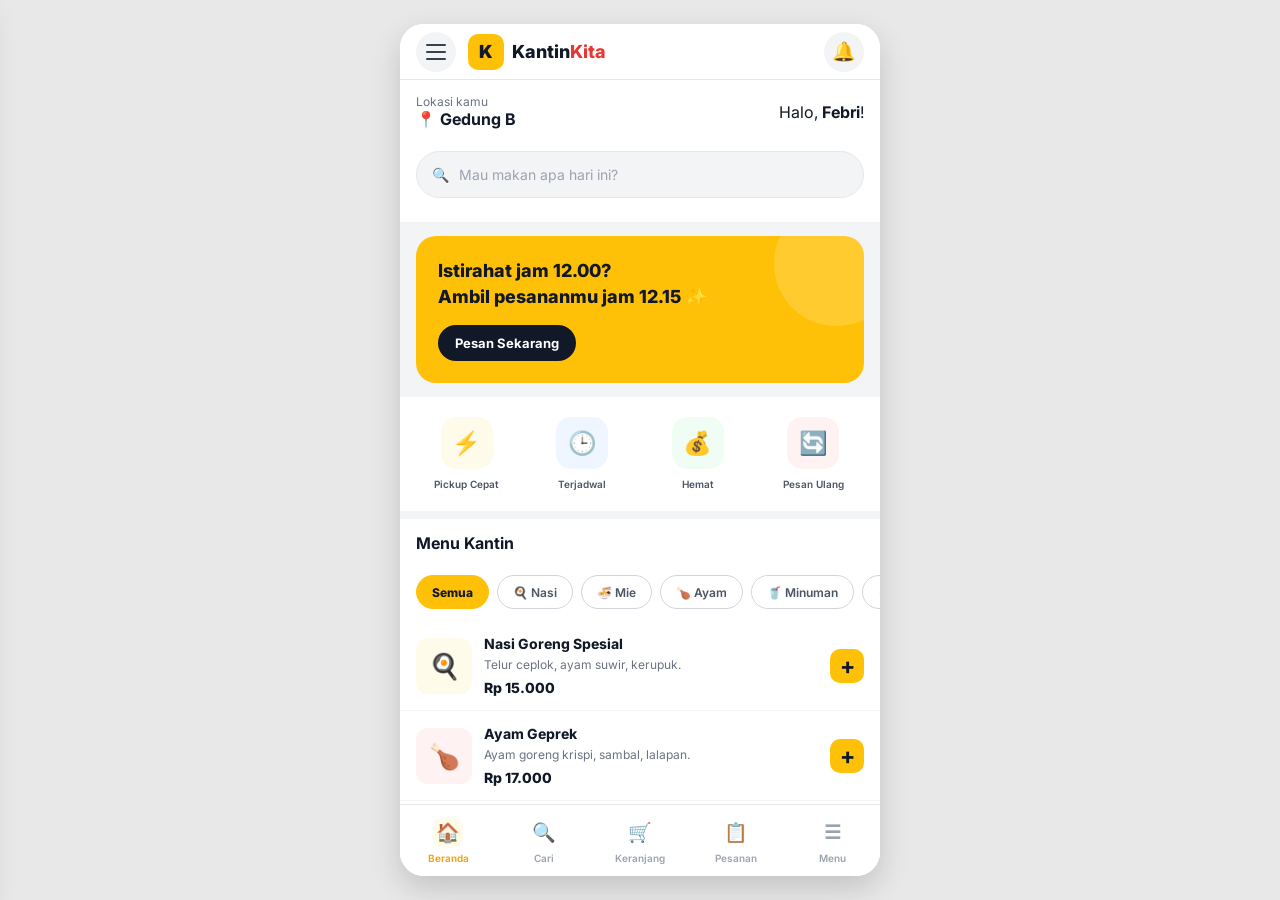
<file: html/beranda.html>
<!DOCTYPE html>
<html lang="id">
<head>
  <meta charset="UTF-8">
  <meta name="viewport" content="width=device-width, initial-scale=1.0">
  <title>KantinKita - Beranda</title>

  <link href="https://fonts.googleapis.com/css2?family=Inter:wght@400;500;600;700;800;900&display=swap" rel="stylesheet">
  <link rel="stylesheet" href="../css/style.css">

  <script defer src="../js/common.js"></script>
  <script defer src="../js/cart.js"></script>
  <script defer src="../js/home.js"></script>
</head>
<body>

<div class="wrap">
<main class="app">

  <div id="ov" class="ov" data-action="drawer-close"></div>

  <nav id="drw" class="drw" aria-label="Menu navigasi">
    <div class="drw-top">
      <div class="hdr-logo">
        <div class="hdr-box">K</div>
        <span class="hdr-name">Kantin<em>Kita</em></span>
      </div>
      <button class="ico-btn" data-action="drawer-close" aria-label="Tutup menu">✕</button>
    </div>

    <div class="drw-user">
      <div class="drw-av">F</div>
      <div>
        <div class="drw-name">Febri Ramadhan</div>
        <div class="drw-nim">NIM: 2024110234</div>
      </div>
    </div>

    <div class="drw-sec">
      <div class="drw-stl">Mahasiswa</div>
      <button class="drw-a" data-action="go" data-target="beranda">🏠 Beranda</button>
      <button class="drw-a" data-action="go" data-target="cari">🔍 Cari Menu</button>
      <button class="drw-a" data-action="go" data-target="keranjang">🛒 Keranjang</button>
      <button class="drw-a" data-action="go" data-target="status">📋 Pesanan Aktif</button>
    </div>

    <div class="drw-sec">
      <div class="drw-stl">Penjual</div>
      <button class="drw-a" data-action="go" data-target="dasbor">🏪 Dasbor Stan</button>
      <button class="drw-a" data-action="go" data-target="laporan">📊 Laporan</button>
    </div>

    <button class="drw-out" data-action="go" data-target="login">
      🚪 Keluar
    </button>
  </nav>

  <div id="tc" role="status" aria-live="polite"></div>

  <div class="screen on" id="s-beranda">

    <header class="hdr">
      <button
        class="ham"
        data-action="drawer-open"
        aria-label="Buka menu"
        aria-expanded="false">
        <span></span><span></span><span></span>
      </button>

      <div class="hdr-logo">
        <div class="hdr-box">K</div>
        <span class="hdr-name">Kantin<em>Kita</em></span>
      </div>

      <div class="sp"></div>
      <button class="ico-btn" aria-label="Notifikasi">🔔</button>
    </header>

    <div class="page">

      <section class="sec">
        <div class="sh">
          <div>
            <p class="hdr-sub">Lokasi kamu</p>
            <strong>📍 Gedung B</strong>
          </div>
          <p>Halo, <strong>Febri</strong>!</p>
        </div>

        <button
          class="srb"
          data-action="go"
          data-target="cari">
          <span>🔍</span>
          <span>Mau makan apa hari ini?</span>
        </button>
      </section>

      <section class="bnr">
        <h2 class="bnr-t">
          Istirahat jam 12.00?<br>
          Ambil pesananmu jam 12.15 ✨
        </h2>
        <button
          class="bnr-b"
          data-action="go"
          data-target="cari">
          Pesan Sekarang
        </button>
      </section>

      <section class="qg">
        <button class="qi" data-action="go" data-target="cari">
          <span class="qic qi-y">⚡</span>
          <span class="ql">Pickup Cepat</span>
        </button>
        <button class="qi" data-action="go" data-target="cari">
          <span class="qic qi-b">🕒</span>
          <span class="ql">Terjadwal</span>
        </button>
        <button class="qi" data-action="go" data-target="cari">
          <span class="qic qi-g">💰</span>
          <span class="ql">Hemat</span>
        </button>
        <button class="qi" data-action="go" data-target="status">
          <span class="qic qi-r">🔄</span>
          <span class="ql">Pesan Ulang</span>
        </button>
      </section>

      <div class="div"></div>

      <section class="sec">
        <div class="sh">
          <h2 class="stit">Menu Kantin</h2>
        </div>

        <div class="ct" role="tablist">
          <button class="ctb on" data-action="home-filter" data-cat="semua">Semua</button>
          <button class="ctb" data-action="home-filter" data-cat="nasi">🍳 Nasi</button>
          <button class="ctb" data-action="home-filter" data-cat="mie">🍜 Mie</button>
          <button class="ctb" data-action="home-filter" data-cat="ayam">🍗 Ayam</button>
          <button class="ctb" data-action="home-filter" data-cat="minuman">🥤 Minuman</button>
          <button class="ctb" data-action="home-filter" data-cat="diskon">🔥 Diskon</button>
        </div>

        <!-- WADAH KOSONG UNTUK MENAMPUNG MENU DINAMIS DARI JS -->
        <div id="home-menu-container">
          <p style="text-align: center; color: #888; padding: 20px 0;">Memuat menu kantin...</p>
        </div>

      </section>
    </div>

    <nav class="bnv">
      <button class="bni on" data-action="go" data-target="beranda">
        <span class="bnic">🏠</span>Beranda
      </button>
      <button class="bni" data-action="go" data-target="cari">
        <span class="bnic">🔍</span>Cari
      </button>
      <button class="bni" data-action="go" data-target="keranjang">
        <span class="bnic">🛒<span class="cb">0</span></span>Keranjang
      </button>
      <button class="bni" data-action="go" data-target="status">
        <span class="bnic">📋</span>Pesanan
      </button>
      <button class="bni" data-action="drawer-open">
        <span class="bnic">☰</span>Menu
      </button>
    </nav>

  </div>
</main>
</div>

</body>
</html>
</file>
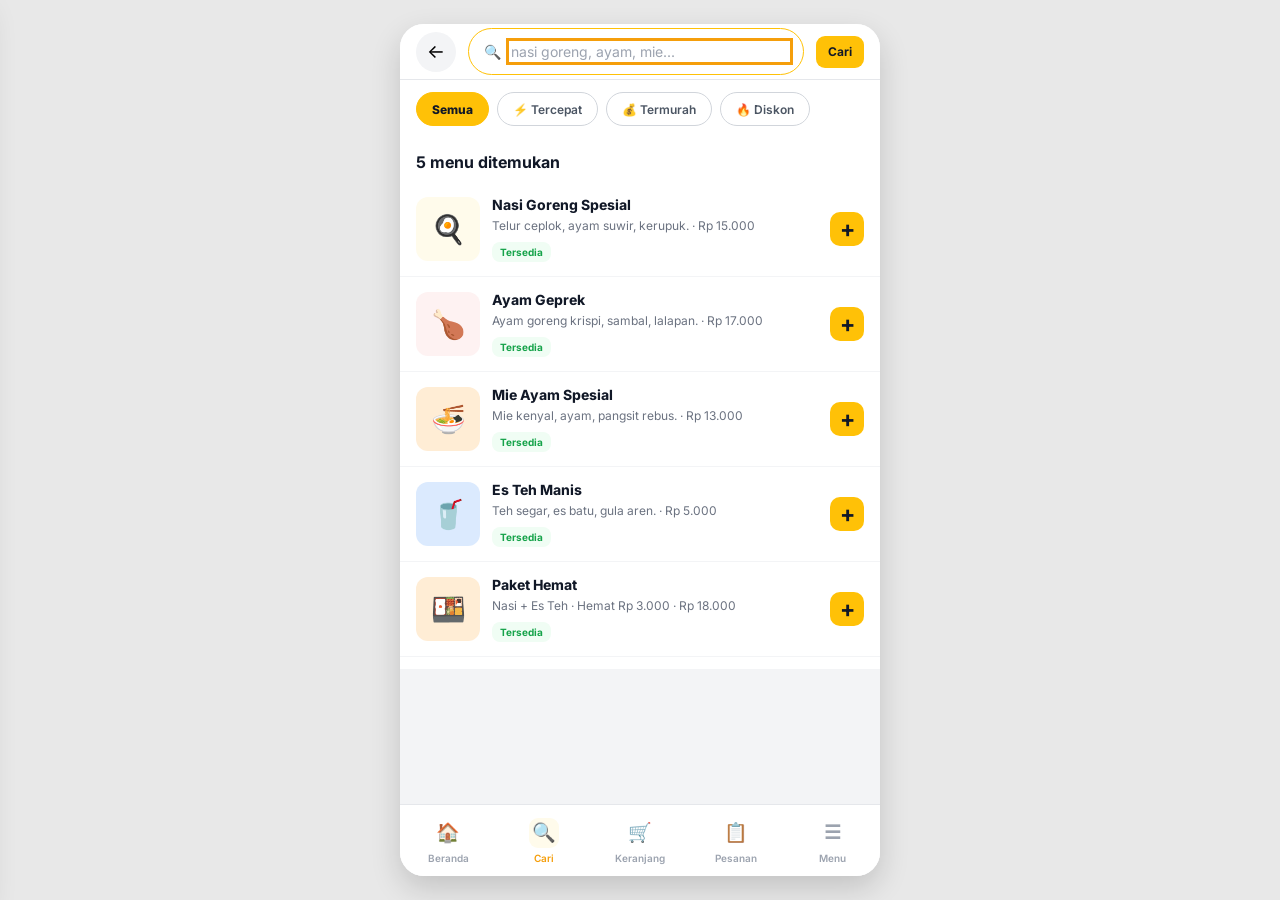
<file: html/cari.html>
<!DOCTYPE html>
<html lang="id">
<head>
  <meta charset="UTF-8">
  <meta name="viewport" content="width=device-width, initial-scale=1.0">
  <title>KantinKita - Cari Menu</title>

  <link href="https://fonts.googleapis.com/css2?family=Inter:wght@400;500;600;700;800;900&display=swap" rel="stylesheet">
  <link rel="stylesheet" href="../css/style.css">

  <script defer src="../js/common.js"></script>
  <script defer src="../js/cart.js"></script>
  <script defer src="../js/search.js"></script>
</head>
<body>

<div class="wrap">
<main class="app">

  <div id="ov" class="ov" data-action="drawer-close"></div>

  <nav id="drw" class="drw" aria-label="Menu navigasi">
    <div class="drw-top">
      <div class="hdr-logo">
        <div class="hdr-box">K</div>
        <span class="hdr-name">Kantin<em>Kita</em></span>
      </div>
      <button class="ico-btn" data-action="drawer-close" aria-label="Tutup menu">✕</button>
    </div>
    <div class="drw-sec">
      <button class="drw-a" data-action="go" data-target="beranda">🏠 Beranda</button>
      <button class="drw-a" data-action="go" data-target="cari">🔍 Cari Menu</button>
      <button class="drw-a" data-action="go" data-target="keranjang">🛒 Keranjang</button>
      <button class="drw-a" data-action="go" data-target="status">📋 Pesanan</button>
      <button class="drw-a" data-action="go" data-target="dasbor">🏪 Dasbor Stan</button>
      <button class="drw-a" data-action="go" data-target="laporan">📊 Laporan</button>
    </div>
  </nav>

  <div id="tc" role="status" aria-live="polite"></div>

  <div class="screen on" id="s-cari">
    <header class="hdr">
      <button class="ico-btn" data-action="go" data-target="beranda" aria-label="Kembali">
        ←
      </button>

      <div class="srb">
        <span>🔍</span>
        <input
          id="search-input"
          class="sri"
          type="search"
          placeholder="nasi goreng, ayam, mie..."
          aria-label="Cari nama makanan"
          autofocus>
      </div>

      <button class="btn bsm bp2" id="search-btn">
        Cari
      </button>
    </header>

    <div class="page">

      <div class="ct" role="tablist">
        <button class="ctb on" data-action="search-filter" data-cat2="semua">Semua</button>
        <button class="ctb" data-action="search-filter" data-cat2="cepat">⚡ Tercepat</button>
        <button class="ctb" data-action="search-filter" data-cat2="murah">💰 Termurah</button>
        <button class="ctb" data-action="search-filter" data-cat2="diskon">🔥 Diskon</button>
      </div>

      <div class="sec">
        <div class="sh">
          <strong id="search-count" aria-live="polite">
            Memuat menu...
          </strong>
        </div>

        <!-- WADAH KOSONG UNTUK MENAMPUNG HASIL PENCARIAN DINAMIS -->
        <div id="search-results-container">
          <p style="text-align: center; color: #888; padding: 20px 0;">Memuat data pencarian...</p>
        </div>

      </div>
    </div>

    <nav class="bnv">
      <button class="bni" data-action="go" data-target="beranda"><span class="bnic">🏠</span>Beranda</button>
      <button class="bni on" data-action="go" data-target="cari"><span class="bnic">🔍</span>Cari</button>
      <button class="bni" data-action="go" data-target="keranjang"><span class="bnic">🛒<span class="cb">0</span></span>Keranjang</button>
      <button class="bni" data-action="go" data-target="status"><span class="bnic">📋</span>Pesanan</button>
      <button class="bni" data-action="drawer-open"><span class="bnic">☰</span>Menu</button>
    </nav>
  </div>

</main>
</div>

</body>
</html>
</file>
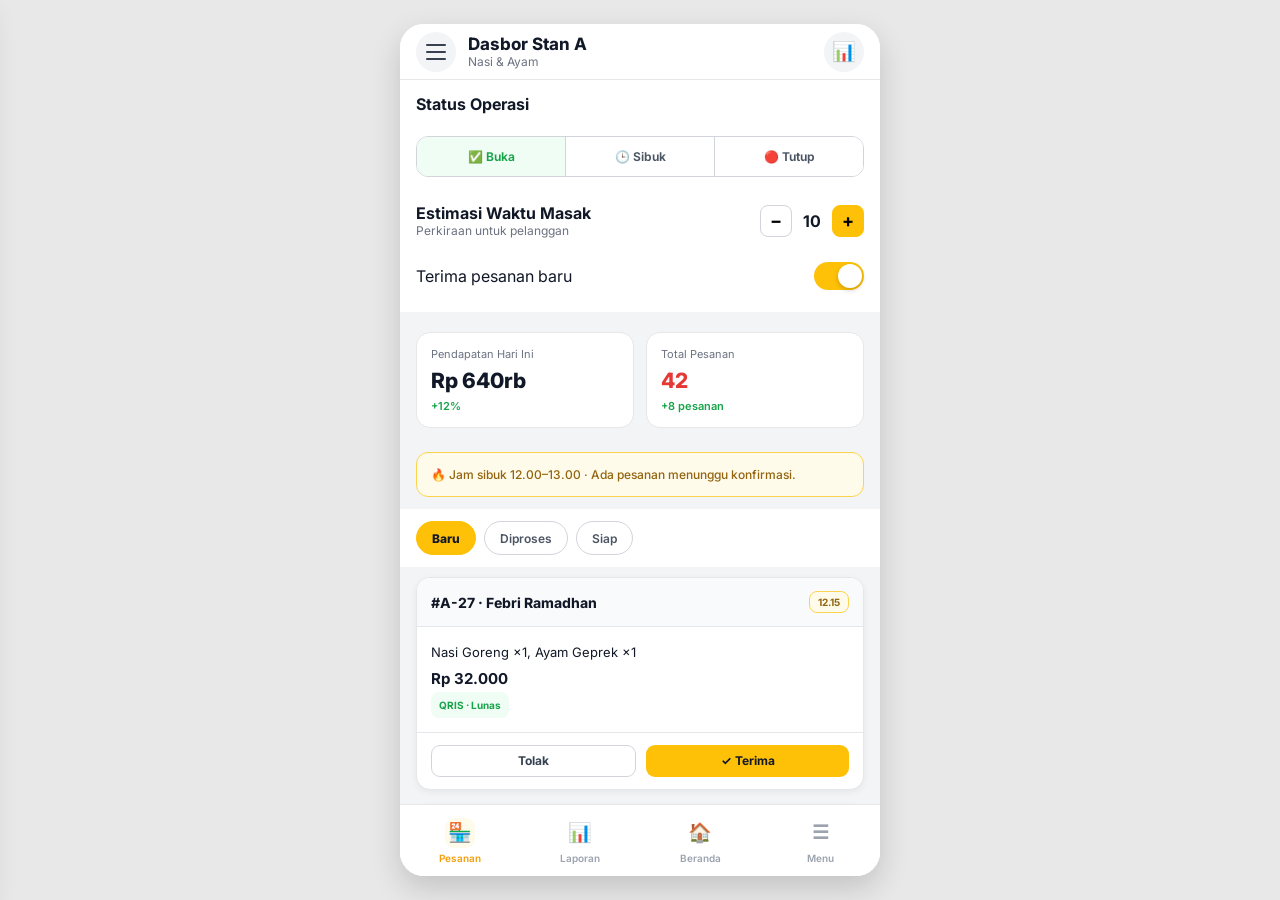
<file: html/dasbor-stan.html>
<!DOCTYPE html>
<html lang="id">
<head>
  <meta charset="UTF-8">
  <meta name="viewport" content="width=device-width, initial-scale=1.0">
  <title>KantinKita - Dasbor Stan</title>

  <link href="https://fonts.googleapis.com/css2?family=Inter:wght@400;500;600;700;800;900&display=swap" rel="stylesheet">
  <link rel="stylesheet" href="../css/style.css">

  <script defer src="../js/common.js"></script>
  <script defer src="../js/cart.js"></script>
  <script defer src="../js/seller.js"></script>
</head>
<body>

<div class="wrap">
<main class="app">

  <div id="ov" class="ov" data-action="drawer-close"></div>

  <nav id="drw" class="drw" aria-label="Menu navigasi">
    <div class="drw-top">
      <h2>KantinKita</h2>
      <button class="ico-btn" data-action="drawer-close" aria-label="Tutup menu">✕</button>
    </div>
    <div class="drw-sec">
      <button class="drw-a" data-action="go" data-target="beranda">🏠 Beranda</button>
      <button class="drw-a" data-action="go" data-target="cari">🔍 Cari Menu</button>
      <button class="drw-a" data-action="go" data-target="dasbor">🏪 Dasbor Stan</button>
      <button class="drw-a" data-action="go" data-target="laporan">📊 Laporan</button>
      <button class="drw-a" data-action="go" data-target="login">🚪 Keluar</button>
    </div>
  </nav>

  <div id="tc" role="status" aria-live="polite"></div>

  <div class="screen on" id="s-dasbor">

    <header class="hdr">
      <button
        class="ham"
        data-action="drawer-open"
        aria-expanded="false"
        aria-label="Buka menu">
        <span></span><span></span><span></span>
      </button>
      <div class="f1">
        <h1 class="hdr-title">Dasbor Stan A</h1>
        <p class="hdr-sub">Nasi &amp; Ayam</p>
      </div>
      <button class="ico-btn" data-action="go" data-target="laporan">
        📊
      </button>
    </header>

    <div class="page">

      <section class="sec">
        <div class="sh">
          <h2 class="stit">Status Operasi</h2>
        </div>

        <div class="sp2" role="tablist">
          <button class="spb s-op" data-action="stan-status" data-st="s-op" data-label="Buka">✅ Buka</button>
          <button class="spb" data-action="stan-status" data-st="s-bz" data-label="Sibuk">🕒 Sibuk</button>
          <button class="spb" data-action="stan-status" data-st="s-cl" data-label="Tutup">🔴 Tutup</button>
        </div>

        <div class="sh">
          <div>
            <h3 class="stit">Estimasi Waktu Masak</h3>
            <p class="hdr-sub">Perkiraan untuk pelanggan</p>
          </div>

          <div class="qc">
            <button class="qb" data-action="time-adjust" data-delta="-5">−</button>
            <span class="qv" id="wv">10</span>
            <button class="qb qbp" data-action="time-adjust" data-delta="5">+</button>
          </div>
        </div>

        <div class="sh">
          <label for="orders-toggle">
            Terima pesanan baru
          </label>
          <label class="tog">
            <input
              id="orders-toggle"
              type="checkbox"
              checked
              data-change-action="orders-toggle">
            <span class="tt"></span>
            <span class="th"></span>
          </label>
        </div>
      </section>

      <section class="sts">
        <div class="stc">
          <p class="stl">Pendapatan Hari Ini</p>
          <strong class="stv">Rp 640rb</strong>
          <p class="stt">+12%</p>
        </div>
        <div class="stc">
          <p class="stl">Total Pesanan</p>
          <strong class="stv red">42</strong>
          <p class="stt">+8 pesanan</p>
        </div>
      </section>

      <div class="al ay2">
        🔥 Jam sibuk 12.00–13.00 · Ada pesanan menunggu konfirmasi.
      </div>

      <div class="ct" role="tablist">
        <button class="ctb on" data-action="seller-tab" data-panel="o-baru">
          Baru
        </button>
        <button class="ctb" data-action="seller-tab" data-panel="o-proses">
          Diproses
        </button>
        <button class="ctb" data-action="seller-tab" data-panel="o-siap">
          Siap
        </button>
      </div>

      <!-- PESANAN BARU -->
      <section id="o-baru">
        <article class="oc">
          <div class="och">
            <h3 class="oct">#A-27 · Febri Ramadhan</h3>
            <span class="bdg by">12.15</span>
          </div>
          <div class="ocb">
            <p>Nasi Goreng ×1, Ayam Geprek ×1</p>
            <strong>Rp 32.000</strong>
            <span class="bdg bg">QRIS · Lunas</span>
          </div>
          <div class="ocf">
            <button class="btn bo bsm" data-action="order-reject" data-order-id="A-27">
              Tolak
            </button>
            <button class="btn bp2 bsm" data-action="order-accept" data-order-id="A-27">
              ✓ Terima
            </button>
          </div>
        </article>

        <article class="oc">
          <div class="och">
            <h3 class="oct">#A-28 · Putri Aulia</h3>
            <span class="bdg by">12.15</span>
          </div>
          <div class="ocb">
            <p>Mie Ayam Spesial ×2</p>
            <strong>Rp 26.000</strong>
            <span class="bdg bn">Tunai</span>
          </div>
          <div class="ocf">
            <button class="btn bo bsm" data-action="order-reject" data-order-id="A-28">
              Tolak
            </button>
            <button class="btn bp2 bsm" data-action="order-accept" data-order-id="A-28">
              ✓ Terima
            </button>
          </div>
        </article>
      </section>

      <!-- PESANAN DIPROSES -->
      <section id="o-proses" class="hid">
        <article class="oc">
          <div class="och">
            <h3 class="oct">#A-25 · Rafi</h3>
            <span class="bdg by">Dimasak</span>
          </div>
          <div class="ocb">
            Nasi Goreng ×1, Es Teh ×2
          </div>
          <div class="ocf">
            <button class="btn bp2 bsm" type="button">
              Sedang diproses
            </button>
          </div>
        </article>
      </section>

      <!-- PESANAN SIAP -->
      <section id="o-siap" class="hid">
        <div class="al ag2">
          Belum ada pesanan siap diambil.
        </div>
      </section>

      <div class="stk">
        <button
          class="btn bp2 bfull"
          data-action="modal-open"
          data-modal="scanM">
          📷 Konfirmasi Pengambilan
        </button>
      </div>
    </div>

    <nav class="bnv">
      <button class="bni on" data-action="go" data-target="dasbor"><span class="bnic">🏪</span>Pesanan</button>
      <button class="bni" data-action="go" data-target="laporan"><span class="bnic">📊</span>Laporan</button>
      <button class="bni" data-action="go" data-target="beranda"><span class="bnic">🏠</span>Beranda</button>
      <button class="bni" data-action="drawer-open"><span class="bnic">☰</span>Menu</button>
    </nav>
  </div>

  <!-- MODAL KONFIRMASI PENGAMBILAN -->
  <div
    id="scanM"
    class="mb"
    role="dialog"
    aria-modal="true"
    aria-label="Konfirmasi pengambilan"
    data-action="modal-overlay-close"
    data-modal="scanM">

    <div class="ms">
      <div class="mh"></div>
      <h2 class="mt">📷 Konfirmasi Pengambilan</h2>

      <div class="fg">
        <label class="fl" for="scan-in">Nomor Pesanan</label>
        <input
          class="fi2"
          id="scan-in"
          placeholder="Contoh: A-27">
      </div>

      <button class="btn bp2 bfull" data-action="scan-confirm">
        Konfirmasi
      </button>
      <button class="btn bo bfull" data-action="modal-close" data-modal="scanM">
        Batal
      </button>
    </div>
  </div>

</main>
</div>
</body>
</html>
</file>
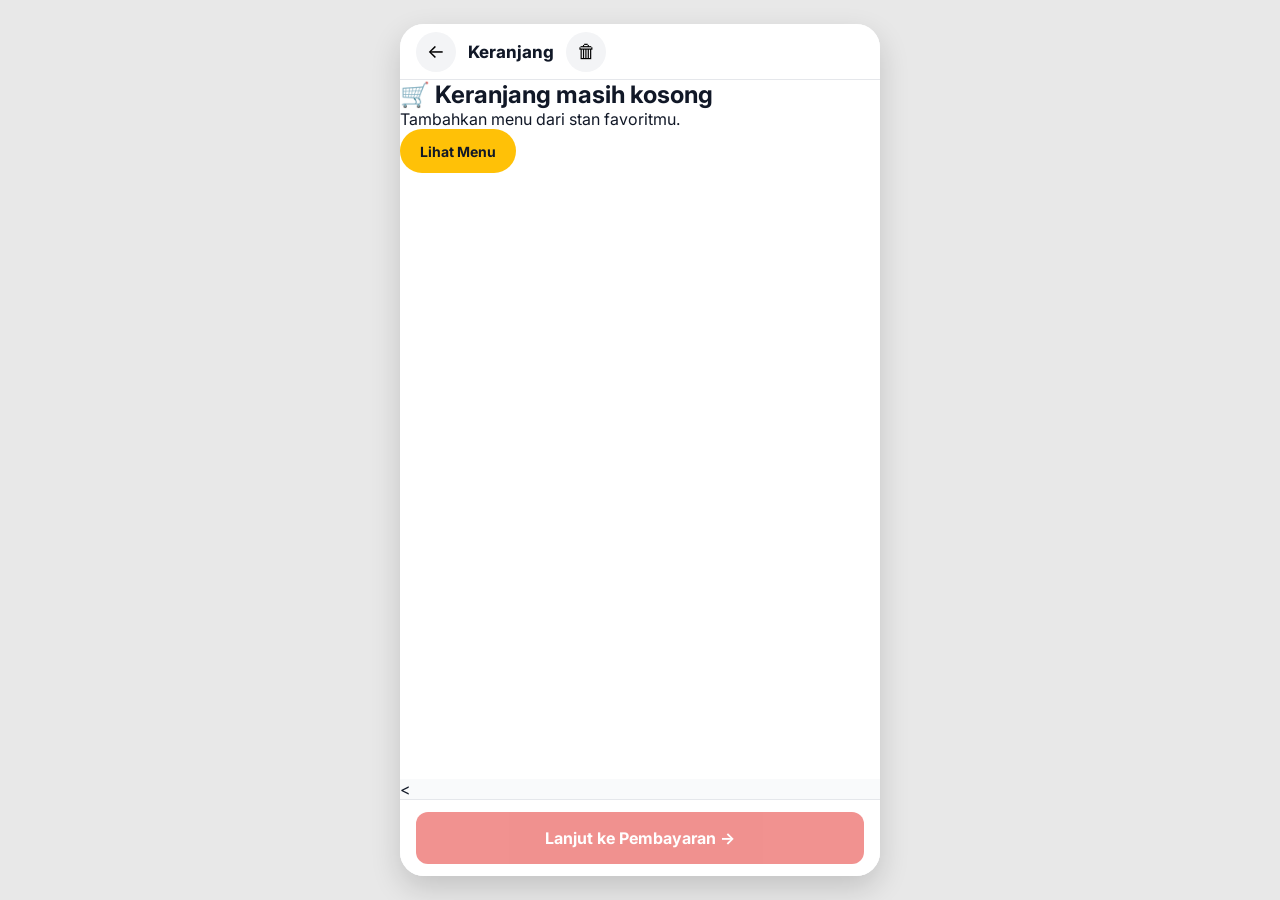
<file: html/keranjang.html>
<!DOCTYPE html>
<html lang="id">
<head>
  <meta charset="UTF-8">
  <meta name="viewport" content="width=device-width, initial-scale=1.0">
  <title>KantinKita - Keranjang</title>

  <link href="https://fonts.googleapis.com/css2?family=Inter:wght@400;500;600;700;800;900&display=swap" rel="stylesheet">
  <link rel="stylesheet" href="../css/style.css">

  <script defer src="../js/common.js"></script>
  <script defer src="../js/cart.js"></script>
  <script defer src="../js/cart-page.js"></script>
</head>
<body>

<div class="wrap">
<main class="app">

  <div id="tc" role="status" aria-live="polite"></div>

  <div class="screen on" id="s-keranjang">
    <header class="hdr">
      <button class="ico-btn" data-action="go" data-target="menu">
        ←
      </button>
      <h1 class="hdr-title">Keranjang</h1>
      <button class="ico-btn" data-action="cart-clear" aria-label="Kosongkan keranjang">
        🗑
      </button>
    </header>

    <div class="page wh">

      <section id="cart-empty" class="hid">
        <div class="sec">
          <h2>🛒 Keranjang masih kosong</h2>
          <p>Tambahkan menu dari stan favoritmu.</p>
          <button class="btn bp2" data-action="go" data-target="beranda">
            Lihat Menu
          </button>
        </div>
      </section>

      <div id="cart-content">

        <section class="sec">
          <div class="sh">
            <h2 class="stit">Menu yang dipesan</h2>
          </div>

          <div id="cart-items"></div>
        </section>

        <div class="div"></div>

        <section class="sec">
          <div class="sh">
            <h2 class="stit">Catatan Pesanan</h2>
          </div>

          <div class="fg">
            <label class="fl" for="catatan">
              Catatan untuk penjual
            </label>
            <textarea
              class="fi2"
              id="catatan"
              name="catatan"
              rows="3"
              placeholder="Contoh: tanpa sambal, nasi sedikit..."></textarea>
          </div>
        </section>

        <div class="div"></div>

        <section class="sec">
          <div class="sh">
            <h2 class="stit">Pilih Jam Ambil</h2>
          </div>

          <div class="al ay2">
            💡 Istirahatmu 12.00–12.45. Disarankan pukul 12.15.
          </div>

          <div class="fg">
            <label class="pi">
              <input type="radio" name="jam" value="12.15" checked>
              <span>12.15 — Ramai</span>
              <span class="bdg by">Disarankan</span>
            </label>

            <label class="pi">
              <input type="radio" name="jam" value="12.45">
              <span>12.45 — Sepi</span>
              <span class="bdg bg">Diskon</span>
            </label>

            <label class="pi">
              <input type="radio" name="jam" value="13.15" disabled>
              <span>13.15 — Penuh</span>
              <span class="bdg bn">Penuh</span>
            </label>
          </div>
        </section>

        <div class="div"></div>

        <section class="sec">
          <div class="sh">
            <h2 class="stit">Ringkasan Harga</h2>
          </div>

          <div class="pr">
            <span class="pl">Subtotal</span>
            <span class="pv" id="cart-sub">Rp 0</span>
          </div>

          <div class="pr">
            <span class="pl">Diskon</span>
            <span class="pv">Rp 0</span>
          </div>

          <div class="pt">
            <span class="pl">Total Bayar</span>
            <span class="pv" id="cart-tot">Rp 0</span>
          </div>
        </section>

      </div>
    </div>

    <<div class="stk">
  <button
    class="btn bs bfull blg"
    id="btn-checkout"
    type="button">
    Lanjut ke Pembayaran →
  </button>
</div>
  </div>

</main>
</div>
</body>
</html>
</file>
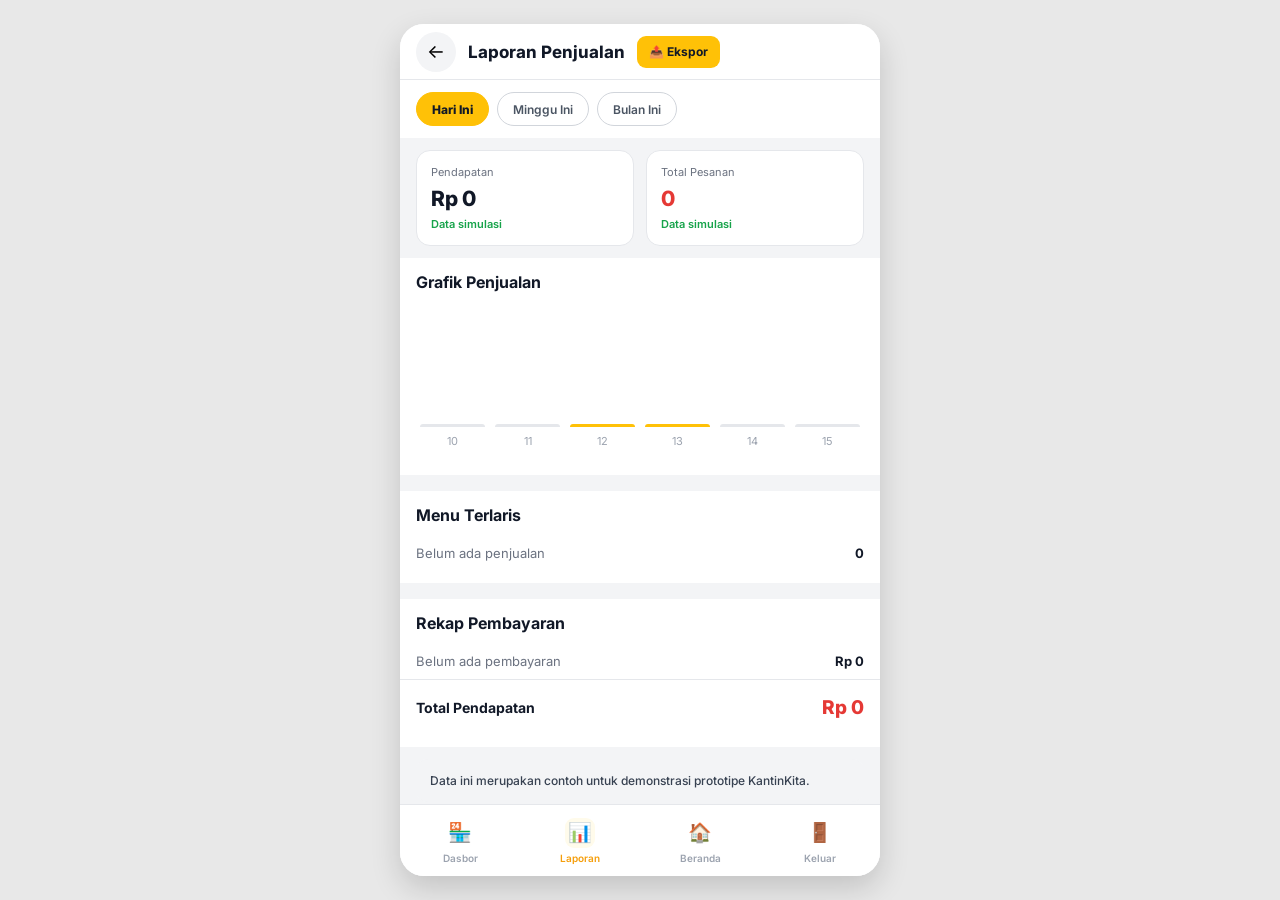
<file: html/laporan.html>
<!DOCTYPE html>
<html lang="id">
<head>
  <meta charset="UTF-8">
  <meta name="viewport" content="width=device-width, initial-scale=1.0">
  <title>KantinKita - Laporan Penjualan</title>

  <link href="https://fonts.googleapis.com/css2?family=Inter:wght@400;500;600;700;800;900&display=swap" rel="stylesheet">
  <link rel="stylesheet" href="../css/style.css">

  <script defer src="../js/common.js"></script>
  <script defer src="../js/cart.js"></script>
  <script defer src="../js/reports.js"></script>
</head>
<body>

<div class="wrap">
<main class="app">

  <div id="tc" role="status" aria-live="polite"></div>

  <div class="screen on" id="s-laporan">

    <header class="hdr">
      <button class="ico-btn" data-action="go" data-target="dasbor">←</button>
      <h1 class="hdr-title">Laporan Penjualan</h1>
      <button class="btn bsm bp2" data-action="export-report">
        📤 Ekspor
      </button>
    </header>

    <div class="page">

      <div class="ct" role="tablist">
        <button class="ctb on" data-action="report-period" data-period="hari">
          Hari Ini
        </button>
        <button class="ctb" data-action="report-period" data-period="minggu">
          Minggu Ini
        </button>
        <button class="ctb" data-action="report-period" data-period="bulan">
          Bulan Ini
        </button>
      </div>

      <section class="sts">
        <div class="stc">
          <p class="stl">Pendapatan</p>
          <strong class="stv" id="rev">Rp 1,2 jt</strong>
          <p class="stt" id="revt">+12%</p>
        </div>

        <div class="stc">
          <p class="stl">Total Pesanan</p>
          <strong class="stv red" id="ord">78</strong>
          <p class="stt" id="ordt">+8 pesanan</p>
        </div>
      </section>

      <section class="sec">
        <div class="sh">
          <h2 class="stit">Grafik Penjualan</h2>
        </div>

        <div class="bc">
          <div class="bar"></div>
          <div class="bar"></div>
          <div class="bar hi"></div>
          <div class="bar hi"></div>
          <div class="bar"></div>
          <div class="bar"></div>
        </div>

        <div class="bl">
          <span>10</span>
          <span>11</span>
          <span>12</span>
          <span>13</span>
          <span>14</span>
          <span>15</span>
        </div>
      </section>

      <div class="div"></div>

      <section class="sec">
        <div class="sh">
          <h2 class="stit">Menu Terlaris</h2>
        </div>

        <div class="pr">
          <span class="pl">🥇 Es Teh Manis</span>
          <span class="bdg bd">41 terjual</span>
        </div>

        <div class="pr">
          <span class="pl">🥈 Nasi Goreng Spesial</span>
          <span class="bdg bd">32 terjual</span>
        </div>

        <div class="pr">
          <span class="pl">🥉 Ayam Geprek</span>
          <span class="bdg bd">24 terjual</span>
        </div>
      </section>

      <div class="div"></div>

      <section class="sec">
        <div class="sh">
          <h2 class="stit">Rekap Pembayaran</h2>
        </div>

        <div class="pr">
          <span class="pl">QRIS</span>
          <strong class="pv">82% · Rp 984.000</strong>
        </div>

        <div class="pr">
          <span class="pl">Tunai saat ambil</span>
          <strong class="pv">18% · Rp 216.000</strong>
        </div>

        <div class="pt">
          <span class="pl">Total Pendapatan</span>
          <strong class="pv" id="tot-rep">
            Rp 1.200.000
          </strong>
        </div>
      </section>

      <div class="al an2">
        Data ini merupakan contoh untuk demonstrasi prototipe KantinKita.
      </div>

    </div>

    <nav class="bnv">
      <button class="bni" data-action="go" data-target="dasbor"><span class="bnic">🏪</span>Dasbor</button>
      <button class="bni on" data-action="go" data-target="laporan"><span class="bnic">📊</span>Laporan</button>
      <button class="bni" data-action="go" data-target="beranda"><span class="bnic">🏠</span>Beranda</button>
      <button class="bni" data-action="go" data-target="login"><span class="bnic">🚪</span>Keluar</button>
    </nav>

  </div>

</main>
</div>

</body>
</html>
</file>
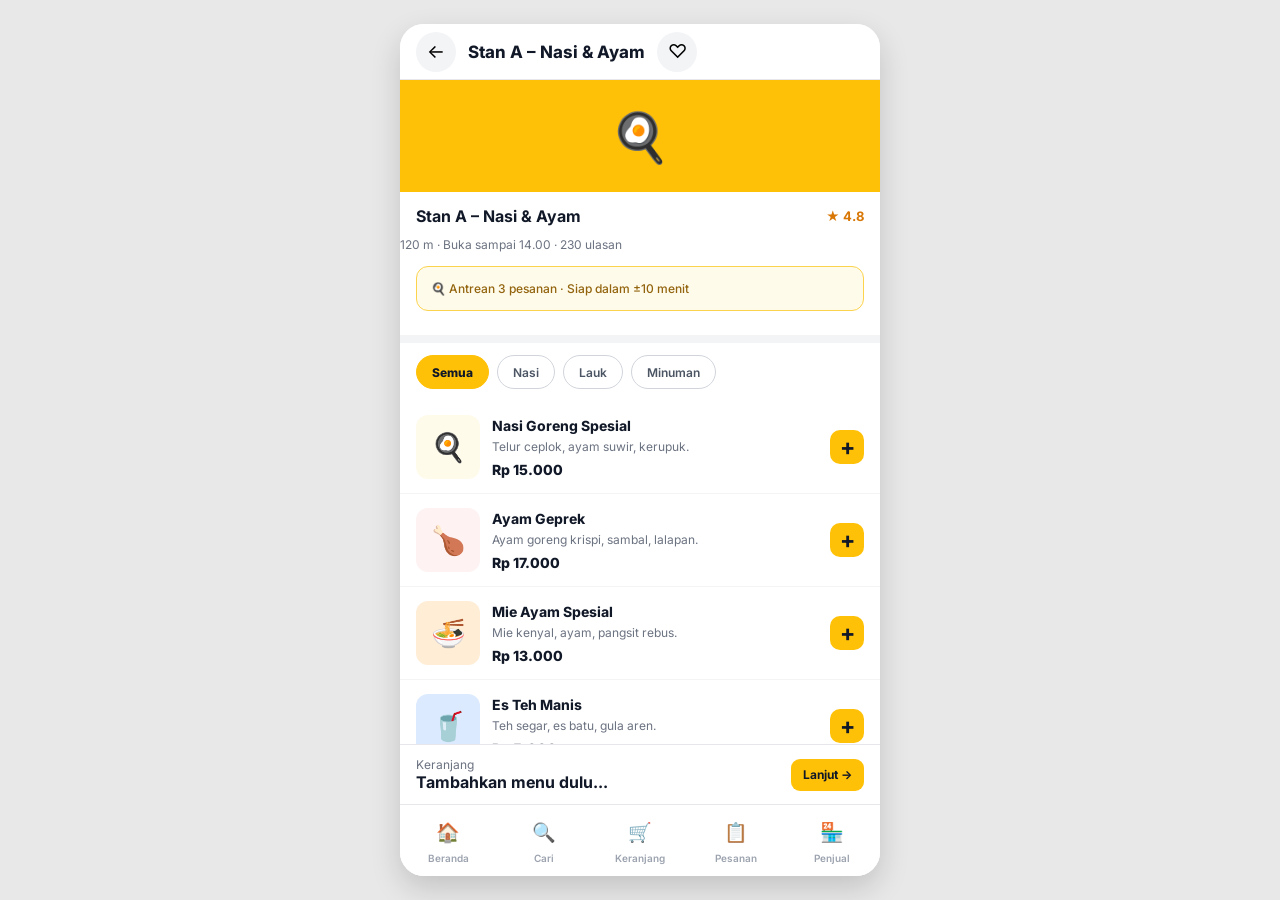
<file: html/menu-stan.html>
<!DOCTYPE html>
<html lang="id">
<head>
  <meta charset="UTF-8">
  <meta name="viewport" content="width=device-width, initial-scale=1.0">
  <title>KantinKita - Menu Stan</title>

  <link href="https://fonts.googleapis.com/css2?family=Inter:wght@400;500;600;700;800;900&display=swap" rel="stylesheet">
  <link rel="stylesheet" href="../css/style.css">

  <script defer src="../js/common.js"></script>
  <script defer src="../js/cart.js"></script>
  <script defer src="../js/menu.js"></script>
</head>
<body>

<div class="wrap">
<main class="app">

  <div id="tc" role="status" aria-live="polite"></div>

  <div class="screen on" id="s-menu">

    <header class="hdr">
      <button class="ico-btn" data-action="go" data-target="beranda">←</button>
      <h1 class="hdr-title">Stan A – Nasi &amp; Ayam</h1>
      <button class="ico-btn" aria-label="Favorit">♡</button>
    </header>

    <div class="page">

      <div class="sb sba">🍳</div>

      <section class="sec">
        <div class="sh">
          <h2 class="stit">Stan A – Nasi &amp; Ayam</h2>
          <span class="rt">★ 4.8</span>
        </div>
        <p class="sm">120 m · Buka sampai 14.00 · 230 ulasan</p>
        <div class="al ay2">
          🍳 Antrean 3 pesanan · Siap dalam ±10 menit
        </div>
      </section>

      <div class="ct" role="tablist">
        <button class="ctb on" data-action="menu-filter" data-cat3="semua">Semua</button>
        <button class="ctb" data-action="menu-filter" data-cat3="nasi">Nasi</button>
        <button class="ctb" data-action="menu-filter" data-cat3="lauk">Lauk</button>
        <button class="ctb" data-action="menu-filter" data-cat3="minuman">Minuman</button>
      </div>

      <!-- WADAH KOSONG UNTUK MENAMPUNG MENU DINAMIS DARI JS -->
      <div id="menu-container" class="sec">
        <!-- Loader Skeleton / Spinner (Ditampilkan saat data loading) -->
        <p style="text-align: center; color: #888; padding: 20px 0;">Memuat menu...</p>
      </div>

    </div>

    <div class="stk">
      <div class="row">
        <div class="f1">
          <p class="hdr-sub">Keranjang</p>
          <strong id="menu-cart-sum">
            Tambahkan menu dulu...
          </strong>
        </div>
        <button class="btn bp2 bsm" data-action="go" data-target="keranjang">
          Lanjut →
        </button>
      </div>
    </div>

    <nav class="bnv">
      <button class="bni" data-action="go" data-target="beranda"><span class="bnic">🏠</span>Beranda</button>
      <button class="bni" data-action="go" data-target="cari"><span class="bnic">🔍</span>Cari</button>
      <button class="bni" data-action="go" data-target="keranjang"><span class="bnic">🛒<span class="cb">0</span></span>Keranjang</button>
      <button class="bni" data-action="go" data-target="status"><span class="bnic">📋</span>Pesanan</button>
      <button class="bni" data-action="go" data-target="dasbor"><span class="bnic">🏪</span>Penjual</button>
    </nav>
  </div>

</main>
</div>
</body>
</html>
</file>
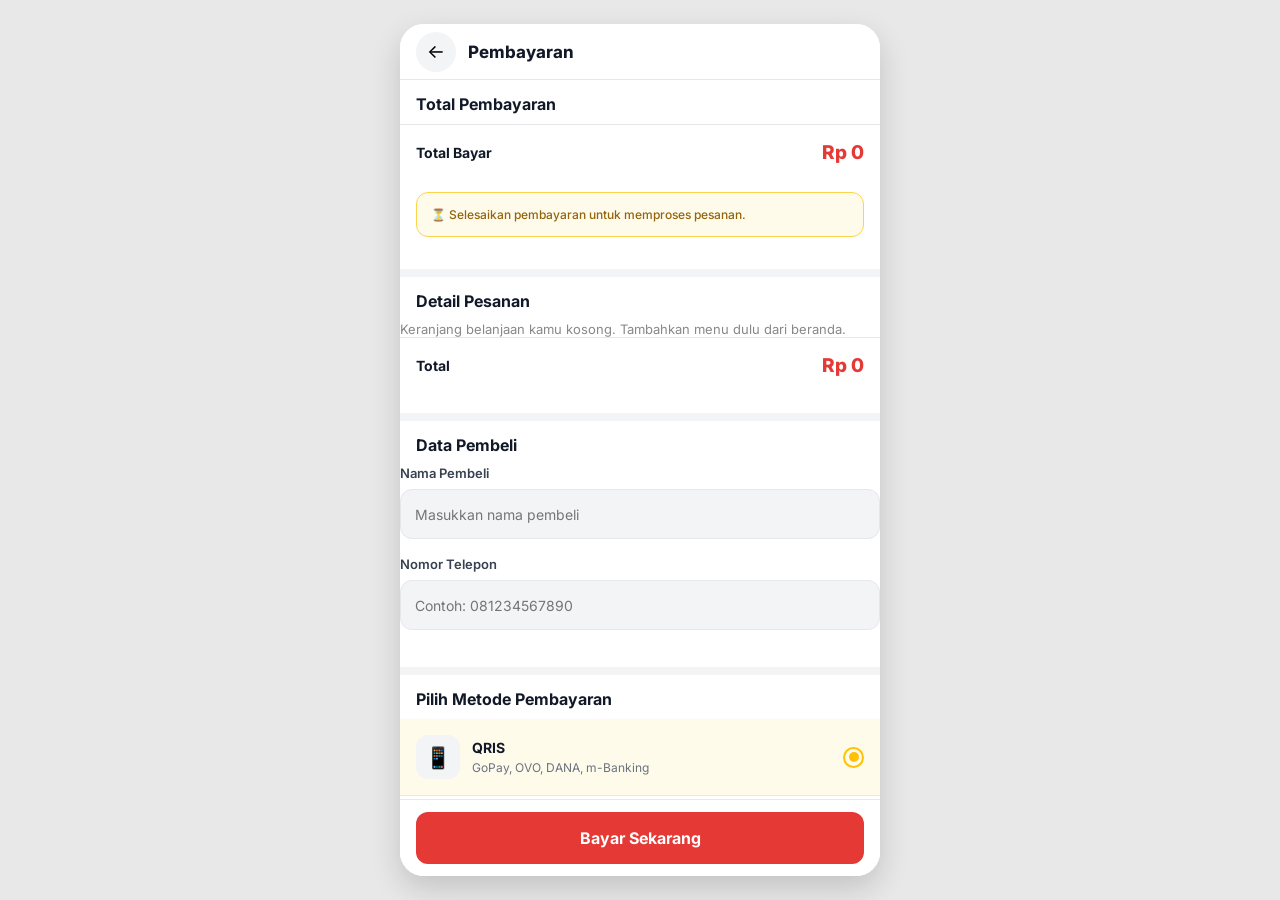
<file: html/pembayaran.html>
<!DOCTYPE html>
<html lang="id">
<head>
  <meta charset="UTF-8">
  <meta name="viewport" content="width=device-width, initial-scale=1.0">
  <title>KantinKita - Pembayaran</title>

  <link href="https://fonts.googleapis.com/css2?family=Inter:wght@400;500;600;700;800;900&display=swap" rel="stylesheet">
  <link rel="stylesheet" href="../css/style.css">

  <script defer src="../js/common.js"></script>
  <script defer src="../js/cart.js"></script>
  <script defer src="../js/payment.js"></script>
</head>
<body>

<div class="wrap">
<main class="app">

  <div id="tc" role="status" aria-live="polite"></div>

  <div class="screen on" id="s-bayar">

    <header class="hdr">
      <button class="ico-btn" data-action="go" data-target="keranjang">←</button>
      <h1 class="hdr-title">Pembayaran</h1>
    </header>

    <div class="page wh">

      <section class="sec">
        <div class="sh">
          <h2 class="stit">Total Pembayaran</h2>
        </div>

        <div class="pt">
          <span class="pl">Total Bayar</span>
          <strong class="pv" id="pay-total">Rp 0</strong>
        </div>

        <div class="al ay2">
          ⏳ Selesaikan pembayaran untuk memproses pesanan.
        </div>
      </section>

      <div class="div"></div>

      <section class="sec">
        <div class="sh">
          <h2 class="stit">Detail Pesanan</h2>
        </div>

        <div id="pay-detail"></div>

        <div class="pt">
          <span class="pl">Total</span>
          <span class="pv" id="pay-tot2">Rp 0</span>
        </div>
      </section>

      <div class="div"></div>

      <section class="sec">
        <div class="sh">
          <h2 class="stit">Data Pembeli</h2>
        </div>

        <div class="fg">
          <label class="fl" for="buyer-name">
            Nama Pembeli
          </label>

          <input
            type="text"
            class="fi2"
            id="buyer-name"
            name="buyer-name"
            placeholder="Masukkan nama pembeli"
            autocomplete="name"
            required
          >

          <div
            class="ferr"
            id="e-buyer-name"
            role="alert">
            Nama pembeli tidak boleh kosong.
          </div>
        </div>

        <div class="fg">
          <label class="fl" for="buyer-phone">
            Nomor Telepon
          </label>

          <input
            type="tel"
            class="fi2"
            id="buyer-phone"
            name="buyer-phone"
            placeholder="Contoh: 081234567890"
            inputmode="tel"
            autocomplete="tel"
            required
          >

          <div
            class="ferr"
            id="e-buyer-phone"
            role="alert">
            Nomor telepon tidak valid.
          </div>
        </div>
      </section>

      <div class="div"></div>

      <section class="sec">
        <div class="sh">
          <h2 class="stit">Pilih Metode Pembayaran</h2>
        </div>

        <div
          class="pi on"
          role="radio"
          tabindex="0"
          aria-checked="true"
          data-action="pay-select"
          data-keydown-action="pay-select">

          <div class="pc">📱</div>
          <div class="f1">
            <div class="pn">QRIS</div>
            <div class="pd">GoPay, OVO, DANA, m-Banking</div>
          </div>
          <div class="prd"></div>
        </div>

        <div
          class="pi"
          role="radio"
          tabindex="0"
          aria-checked="false"
          data-action="pay-select"
          data-keydown-action="pay-select">

          <div class="pc">💛</div>
          <div class="f1">
            <div class="pn">Saldo e-Wallet</div>
            <div class="pd">Pembayaran digital</div>
          </div>
          <div class="prd"></div>
        </div>

        <div
          class="pi"
          role="radio"
          tabindex="0"
          aria-checked="false"
          data-action="pay-select"
          data-keydown-action="pay-select">

          <div class="pc">💵</div>
          <div class="f1">
            <div class="pn">Tunai saat Ambil</div>
            <div class="pd">Bayar langsung di kantin</div>
          </div>
          <div class="prd"></div>
        </div>
      </section>

      <div class="al an2">
        🔔 Ini adalah simulasi pembayaran prototipe.
        Tidak ada transaksi uang sungguhan.
      </div>

    </div>

    <div class="stk">
      <button
        class="btn bs bfull blg"
        id="pay-btn"
        data-action="pay">
        Bayar Sekarang
      </button>
    </div>
  </div>

</main>
</div>
</body>
</html>
</file>
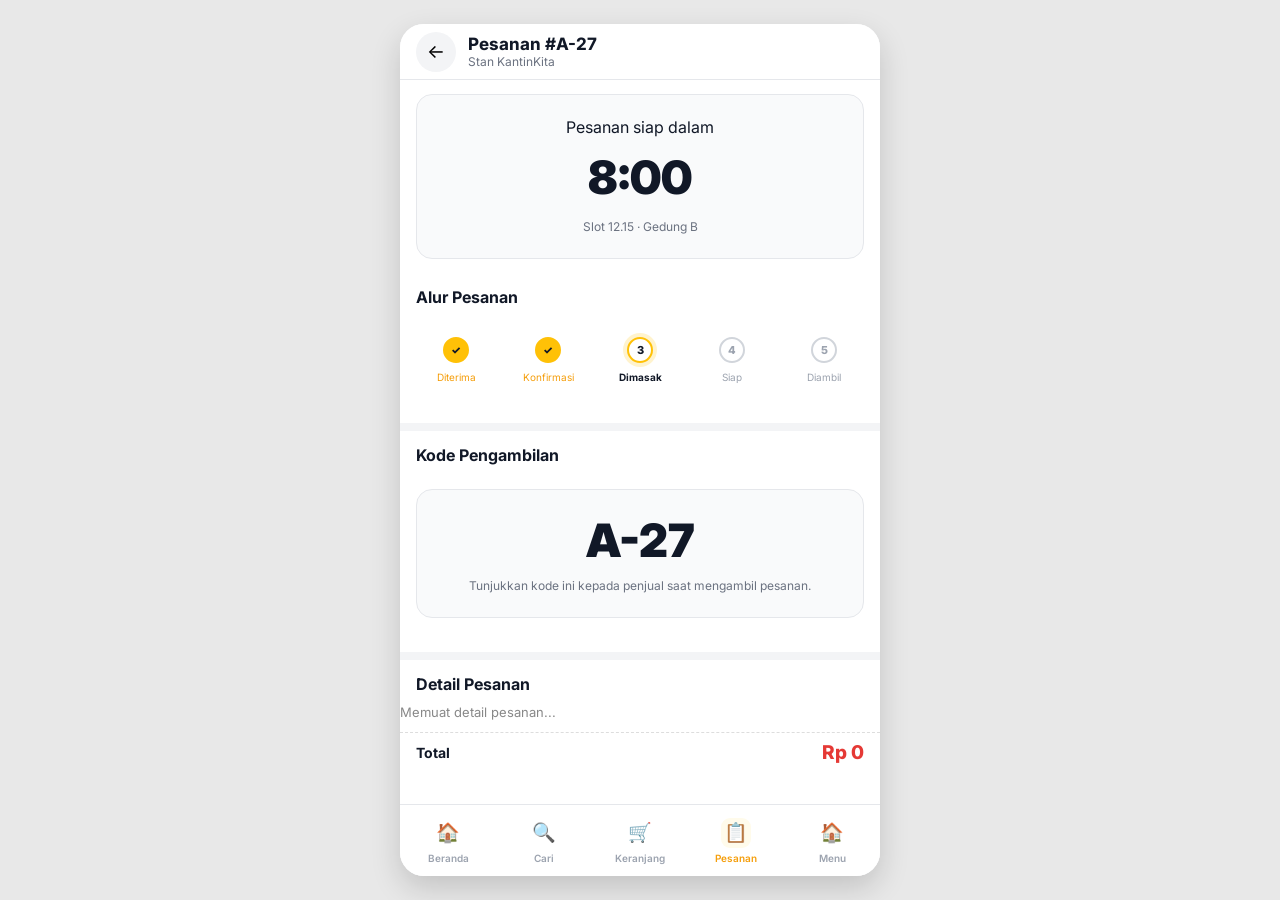
<file: html/status.html>
<!DOCTYPE html>
<html lang="id">
<head>
  <meta charset="UTF-8">
  <meta name="viewport" content="width=device-width, initial-scale=1.0">
  <title>KantinKita - Status Pesanan</title>

  <link href="https://fonts.googleapis.com/css2?family=Inter:wght@400;500;600;700;800;900&display=swap" rel="stylesheet">
  <link rel="stylesheet" href="../css/style.css">

  <script defer src="../js/common.js"></script>
  <script defer src="../js/cart.js"></script>
  <script defer src="../js/status.js"></script>
</head>
<body>

<div class="wrap">
<main class="app">

  <div id="tc" role="status" aria-live="polite"></div>

  <div class="screen on" id="s-status">

    <header class="hdr">
      <button class="ico-btn" data-action="go" data-target="beranda">←</button>
      <div class="f1">
        <h1 class="hdr-title" id="status-order-id">Pesanan #A-27</h1>
        <p class="hdr-sub">Stan KantinKita</p>
      </div>
    </header>

    <div class="page wh">

      <section class="cdn">
        <p>Pesanan siap dalam</p>
        <div class="row">
          <strong class="cdnn" id="status-timer">8:00</strong>
        </div>
        <p class="cdnl">
          Slot 12.15 · Gedung B
        </p>
      </section>

      <section class="sec">
        <div class="sh">
          <h2 class="stit">Alur Pesanan</h2>
        </div>

        <div class="steps">
          <div class="stp dn">
            <span class="sd2">✓</span>
            Diterima
          </div>
          <div class="stp dn">
            <span class="sd2">✓</span>
            Konfirmasi
          </div>
          <div class="stp ac">
            <span class="sd2">3</span>
            Dimasak
          </div>
          <div class="stp">
            <span class="sd2">4</span>
            Siap
          </div>
          <div class="stp">
            <span class="sd2">5</span>
            Diambil
          </div>
        </div>
      </section>

      <div class="div"></div>

      <section class="sec">
        <div class="sh">
          <h2 class="stit">Kode Pengambilan</h2>
        </div>

        <div class="cdn">
          <strong class="cdnn" id="status-code">A-27</strong>
          <p class="cdnl">
            Tunjukkan kode ini kepada penjual saat mengambil pesanan.
          </p>
        </div>
      </section>

      <div class="div"></div>

      <!-- DETAIL PESANAN DINAMIS -->
      <section class="sec">
        <div class="sh">
          <h2 class="stit">Detail Pesanan</h2>
        </div>

        <!-- Container ini diisi oleh JS -->
        <div id="status-items-list">
          <p style="color: #888; font-size: 13px;">Memuat detail pesanan...</p>
        </div>

        <div class="pt" style="margin-top: 12px; border-top: 1px dashed #ddd; padding-top: 8px;">
          <span class="pl">Total</span>
          <span class="pv" id="status-total-price">Rp 0</span>
        </div>
      </section>

      <div class="al ag2" role="status">
        🔔 Pesanan sedang diproses.
      </div>

      <div class="stk">
        <button
          class="btn bp2 bfull"
          data-action="modal-open"
          data-modal="ratingM">
          ⭐ Beri Rating
        </button>
      </div>
    </div>

    <nav class="bnv">
      <button class="bni" data-action="go" data-target="beranda"><span class="bnic">🏠</span>Beranda</button>
      <button class="bni" data-action="go" data-target="cari"><span class="bnic">🔍</span>Cari</button>
      <button class="bni" data-action="go" data-target="keranjang"><span class="bnic">🛒<span class="cb">0</span></span>Keranjang</button>
      <button class="bni on" data-action="go" data-target="status"><span class="bnic">📋</span>Pesanan</button>
      <button class="bni" data-action="go" data-target="beranda"><span class="bnic">🏠</span>Menu</button>
    </nav>
  </div>

  <!-- MODAL RATING -->
  <div
    class="mb"
    id="ratingM"
    role="dialog"
    aria-modal="true"
    aria-label="Form rating pesanan"
    data-action="modal-overlay-close"
    data-modal="ratingM">

    <div class="ms">
      <div class="mh"></div>
      <h2 class="mt">⭐ Beri Rating Pesanan</h2>

      <div class="row" id="rating-stars" role="group" aria-label="Pilih rating">
        <button class="star" data-action="rating-star" data-rating="1">☆</button>
        <button class="star" data-action="rating-star" data-rating="2">☆</button>
        <button class="star" data-action="rating-star" data-rating="3">☆</button>
        <button class="star" data-action="rating-star" data-rating="4">☆</button>
        <button class="star" data-action="rating-star" data-rating="5">☆</button>
      </div>

      <input type="hidden" id="star-val" value="0">

      <div class="fg">
        <label class="fl" for="ulasan">Ulasan</label>
        <textarea
          class="fi2"
          id="ulasan"
          rows="3"
          placeholder="Ceritakan pengalamanmu..."></textarea>
      </div>

      <button class="btn bs bfull" data-action="rating-submit">
        Kirim Rating
      </button>

      <button class="btn bo bfull" data-action="modal-close" data-modal="ratingM">
        Batal
      </button>
    </div>
  </div>

</main>
</div>
</body>
</html>
</file>
<file: css/style.css>
/* =============================================
   KANTINKITA - MAIN STYLESHEET
   Digunakan oleh seluruh halaman HTML
============================================= */

/* 1. WARNA DAN PENGATURAN DASAR */

:root {
  --y: #FFC107;
  --yd: #F59E0B;
  --yl: #FFFBEB;
  --yb: #FCD34D;

  --r: #E53935;
  --rd: #C62828;
  --rl: #FEF2F2;

  --g: #16A34A;
  --gl: #F0FDF4;

  --n0: #FFFFFF;
  --n50: #F9FAFB;
  --n100: #F3F4F6;
  --n200: #E5E7EB;
  --n300: #D1D5DB;
  --n400: #9CA3AF;
  --n500: #6B7280;
  --n600: #4B5563;
  --n700: #374151;
  --n900: #111827;

  --font: 'Inter', sans-serif;

  --radius-sm: 8px;
  --radius-md: 12px;
  --radius-lg: 16px;
  --radius-xl: 20px;
  --radius-full: 999px;

  --shadow-sm: 0 2px 6px rgba(0,0,0,.06);
  --shadow-md: 0 4px 14px rgba(0,0,0,.10);
  --shadow-lg: 0 12px 30px rgba(0,0,0,.16);
}

* {
  margin: 0;
  padding: 0;
  box-sizing: border-box;
}

html,
body {
  width: 100%;
  min-height: 100%;
}

body {
  font-family: var(--font);
  background: var(--n200);
  color: var(--n900);
  -webkit-font-smoothing: antialiased;
}

button,
input,
textarea,
select {
  font: inherit;
}

button {
  border: none;
  background: none;
  cursor: pointer;
}

a {
  text-decoration: none;
  color: var(--r);
}

img,
svg {
  max-width: 100%;
}

button:focus-visible,
a:focus-visible,
input:focus-visible,
textarea:focus-visible,
[tabindex]:focus-visible {
  outline: 3px solid var(--yd);
  outline-offset: 2px;
}

.hid {
  display: none !important;
}

/* 2. LAYOUT APLIKASI */

.wrap {
  width: 100%;
  min-height: 100vh;
  display: flex;
  justify-content: center;
}

.app {
  width: 100%;
  max-width: 480px;
  min-height: 100vh;
  background: var(--n50);
  position: relative;
  box-shadow: var(--shadow-lg);
}

.screen {
  width: 100%;
  height: 100vh;
  height: 100dvh;
  display: flex;
  flex-direction: column;
  overflow: hidden;
  background: var(--n50);
}

.screen.on {
  display: flex;
}

.page {
  flex: 1;
  min-height: 0;
  overflow-y: auto;
  overflow-x: hidden;
  background: var(--n100);
  scrollbar-width: thin;
  scrollbar-color: var(--n300) transparent;
}

.page.wh {
  background: var(--n0);
}

.sec {
  background: var(--n0);
  padding-bottom: 12px;
  margin-bottom: 8px;
}

.div {
  width: 100%;
  height: 8px;
  background: var(--n100);
}

.row {
  display: flex;
  align-items: center;
  gap: 12px;
}

.f1 {
  flex: 1;
  min-width: 0;
}

.sp {
  flex: 1;
}

.sh {
  display: flex;
  align-items: center;
  justify-content: space-between;
  gap: 12px;
  padding: 14px 16px 10px;
}

.stit {
  font-size: 16px;
  font-weight: 700;
}

/* 3. HEADER */

.hdr {
  width: 100%;
  min-height: 56px;
  padding: 0 16px;
  background: var(--n0);
  border-bottom: 1px solid var(--n200);
  display: flex;
  align-items: center;
  gap: 12px;
  flex-shrink: 0;
  position: relative;
  z-index: 10;
}

.hdr-logo {
  display: flex;
  align-items: center;
  gap: 8px;
}

.hdr-box {
  width: 36px;
  height: 36px;
  border-radius: 10px;
  background: var(--y);
  color: var(--n900);
  display: flex;
  justify-content: center;
  align-items: center;
  font-size: 18px;
  font-weight: 900;
}

.hdr-name {
  font-size: 18px;
  font-weight: 800;
  white-space: nowrap;
}

.hdr-name em {
  font-style: normal;
  color: var(--r);
}

.hdr-title {
  font-size: 17px;
  font-weight: 750;
}

.hdr-sub {
  font-size: 12px;
  color: var(--n500);
}

.ico-btn {
  width: 40px;
  height: 40px;
  border-radius: 50%;
  display: flex;
  justify-content: center;
  align-items: center;
  background: var(--n100);
  font-size: 19px;
  flex-shrink: 0;
  transition: background .2s ease;
}

.ico-btn:hover {
  background: var(--n200);
}

/* 4. HAMBURGER MENU */

.ham {
  width: 40px;
  height: 40px;
  border-radius: 50%;
  background: var(--n100);
  display: flex;
  flex-direction: column;
  align-items: center;
  justify-content: center;
  gap: 5px;
  flex-shrink: 0;
}

.ham span {
  display: block;
  width: 20px;
  height: 2px;
  border-radius: 2px;
  background: var(--n700);
  transition: .25s ease;
}

.ham:hover {
  background: var(--n200);
}

/* 5. SIDEBAR / DRAWER */

.ov {
  position: fixed;
  inset: 0;
  background: rgba(0,0,0,.45);
  opacity: 0;
  visibility: hidden;
  z-index: 300;
  transition: .3s ease;
}

.ov.on {
  opacity: 1;
  visibility: visible;
}

.drw {
  position: fixed;
  top: 0;
  left: 0;
  bottom: 0;
  width: min(310px, 85vw);
  background: var(--n0);
  z-index: 400;
  transform: translateX(-105%);
  transition: transform .3s ease;
  display: flex;
  flex-direction: column;
  overflow-y: auto;
  box-shadow: var(--shadow-lg);
}

.drw.on {
  transform: translateX(0);
}

.drw-top {
  padding: 20px;
  border-bottom: 1px solid var(--n200);
  display: flex;
  align-items: center;
  justify-content: space-between;
}

.drw-user {
  margin: 16px;
  padding: 14px;
  border-radius: 16px;
  background: var(--yl);
  display: flex;
  align-items: center;
  gap: 12px;
}

.drw-av {
  width: 44px;
  height: 44px;
  border-radius: 50%;
  background: var(--y);
  color: var(--n900);
  display: grid;
  place-items: center;
  font-weight: 800;
}

.drw-name {
  font-size: 14px;
  font-weight: 700;
}

.drw-nim {
  font-size: 11px;
  color: var(--n500);
  margin-top: 3px;
}

.drw-sec {
  margin: 8px 16px 14px;
}

.drw-stl {
  font-size: 11px;
  font-weight: 700;
  color: var(--n400);
  text-transform: uppercase;
  letter-spacing: 1px;
  padding: 8px 12px;
}

.drw-a {
  width: 100%;
  display: flex;
  align-items: center;
  text-align: left;
  gap: 12px;
  padding: 13px;
  border-radius: 12px;
  font-size: 14px;
  font-weight: 500;
  color: var(--n700);
}

.drw-a:hover,
.drw-a.on {
  background: var(--yl);
  color: var(--n900);
}

.drw-out {
  width: calc(100% - 32px);
  margin: auto 16px 24px;
  padding: 14px;
  color: var(--r);
  font-weight: 700;
  text-align: left;
  border-radius: 12px;
}

.drw-out:hover {
  background: var(--rl);
}

/* 6. BOTTOM NAVIGATION */

.bnv {
  width: 100%;
  min-height: 72px;
  display: flex;
  align-items: stretch;
  background: var(--n0);
  border-top: 1px solid var(--n200);
  flex-shrink: 0;
}

.bni {
  flex: 1;
  min-width: 0;
  display: flex;
  flex-direction: column;
  align-items: center;
  justify-content: center;
  gap: 4px;
  font-size: 10px;
  font-weight: 600;
  color: var(--n400);
  padding: 6px 2px;
}

.bni.on {
  color: var(--yd);
}

.bnic {
  width: 30px;
  height: 30px;
  display: flex;
  align-items: center;
  justify-content: center;
  font-size: 19px;
  border-radius: 9px;
  position: relative;
}

.bni.on .bnic {
  background: var(--yl);
}

.cb {
  position: absolute;
  top: -5px;
  right: -7px;
  min-width: 18px;
  height: 18px;
  border-radius: 20px;
  background: var(--r);
  color: white;
  font-size: 10px;
  font-weight: 800;
  align-items: center;
  justify-content: center;
  padding: 0 4px;
  display: none;
}

.cb.on {
  display: flex;
}

/* 7. TOMBOL UMUM */

.btn {
  min-height: 44px;
  padding: 0 20px;
  border-radius: 999px;
  display: inline-flex;
  align-items: center;
  justify-content: center;
  gap: 8px;
  font-size: 14px;
  font-weight: 700;
  transition: .2s ease;
}

.bp2 {
  background: var(--y);
  color: var(--n900);
}

.bp2:hover {
  background: var(--yd);
}

.bs {
  background: var(--r);
  color: white;
}

.bs:hover {
  background: var(--rd);
}

.bo {
  background: white;
  border: 1.5px solid var(--n300);
  color: var(--n700);
}

.bo:hover {
  border-color: var(--y);
}

.bfull {
  width: 100%;
  border-radius: 12px;
}

.blg {
  min-height: 52px;
  font-size: 16px;
}

.bsm {
  min-height: 32px;
  height: 32px;
  border-radius: 9px;
  font-size: 12px;
  padding: 0 12px;
}

.badd {
  width: 34px;
  height: 34px;
  border-radius: 10px;
  background: var(--y);
  color: var(--n900);
  font-size: 23px;
  font-weight: 700;
  display: flex;
  align-items: center;
  justify-content: center;
  flex-shrink: 0;
  transition: .2s ease;
}

.badd:hover {
  background: var(--yd);
  transform: scale(1.07);
}

button:disabled {
  cursor: not-allowed;
  opacity: .55;
}

/* 8. LOGIN PAGE */

#s-login .page {
  background: var(--n0);
}

.lh {
  min-height: 240px;
  padding: 42px 20px 35px;
  background: var(--r);
  display: flex;
  flex-direction: column;
  align-items: center;
  justify-content: center;
  gap: 12px;
  text-align: center;
  position: relative;
}

.ll {
  width: 78px;
  height: 78px;
  border-radius: 23px;
  background: var(--n0);
  display: grid;
  place-items: center;
  font-size: 39px;
  font-weight: 900;
  color: var(--r);
  box-shadow: var(--shadow-md);
}

.lt {
  font-size: 27px;
  font-weight: 900;
  color: var(--n0);
}

.ls {
  color: rgba(255,255,255,.9);
  font-size: 13px;
  line-height: 1.6;
}

.lf {
  background: var(--n0);
  padding: 30px 24px;
}

.lf h1 {
  font-size: 24px;
  font-weight: 800;
  margin-bottom: 6px;
}

.lf > p {
  font-size: 13px;
  color: var(--n500);
  margin-bottom: 22px;
}

.lf > p:last-child {
  text-align: center;
  margin-top: 18px;
}

.lf form .row {
  justify-content: flex-end;
  margin-bottom: 18px;
  font-size: 13px;
}

.lf hr {
  border: 0;
  border-top: 1px solid var(--n200);
  margin: 20px 0;
}

/* 9. FORM INPUT */

.fg {
  margin-bottom: 17px;
}

.fl {
  display: block;
  font-size: 13px;
  font-weight: 600;
  color: var(--n700);
  margin-bottom: 8px;
}

.fw2 {
  position: relative;
}

.fi2 {
  width: 100%;
  min-height: 50px;
  border: 1.5px solid var(--n200);
  border-radius: 12px;
  background: var(--n100);
  padding: 12px 14px;
  font-size: 14px;
  color: var(--n900);
  outline: none;
  transition: .2s ease;
}

.fi2:focus {
  border-color: var(--y);
  background: white;
}

.fi2.ic {
  padding-left: 46px;
}

.fi2.err {
  background: var(--rl);
  border-color: var(--r);
}

.fic {
  position: absolute;
  top: 50%;
  left: 15px;
  transform: translateY(-50%);
  pointer-events: none;
  font-size: 18px;
}

.fsw {
  position: absolute;
  top: 50%;
  right: 12px;
  transform: translateY(-50%);
  font-size: 12px;
  color: var(--yd);
  font-weight: 700;
  padding: 5px;
}

.ferr {
  display: none;
  margin-top: 6px;
  font-size: 12px;
  font-weight: 500;
  color: var(--r);
}

.ferr.on {
  display: block;
}

textarea.fi2 {
  resize: vertical;
  min-height: 90px;
}

/* 10. BERANDA - BANNER */

.bnr {
  margin: 14px 16px;
  border-radius: 20px;
  background: var(--y);
  padding: 22px;
  overflow: hidden;
  position: relative;
}

.bnr::after {
  content: "";
  position: absolute;
  width: 125px;
  height: 125px;
  border-radius: 50%;
  background: rgba(255,255,255,.16);
  right: -35px;
  top: -35px;
}

.bnr-t {
  position: relative;
  z-index: 1;
  max-width: 85%;
  font-size: 18px;
  font-weight: 800;
  line-height: 1.45;
  margin-bottom: 15px;
}

.bnr-b {
  position: relative;
  z-index: 1;
  background: var(--n900);
  color: var(--n0);
  padding: 10px 17px;
  border-radius: 30px;
  font-size: 13px;
  font-weight: 700;
}

/* 11. BERANDA - MENU CEPAT */

.qg {
  display: grid;
  grid-template-columns: repeat(4, minmax(0,1fr));
  background: var(--n0);
  padding: 12px;
  gap: 6px;
}

.qi {
  display: flex;
  flex-direction: column;
  align-items: center;
  gap: 8px;
  padding: 8px 3px;
  border-radius: 12px;
}

.qi:hover {
  background: var(--n100);
}

.qic {
  width: 52px;
  height: 52px;
  border-radius: 15px;
  display: flex;
  align-items: center;
  justify-content: center;
  font-size: 23px;
}

.qi-y { background: var(--yl); }
.qi-b { background: #EFF6FF; }
.qi-g { background: var(--gl); }
.qi-r { background: var(--rl); }

.ql {
  font-size: 10px;
  color: var(--n600);
  text-align: center;
  font-weight: 600;
  line-height: 1.4;
}

/* 12. SEARCH BAR */

.srb {
  width: calc(100% - 32px);
  min-height: 47px;
  margin: 12px 16px;
  padding: 0 15px;
  border: 1.5px solid var(--n200);
  border-radius: 30px;
  background: var(--n100);
  display: flex;
  align-items: center;
  gap: 10px;
  text-align: left;
  color: var(--n400);
  font-size: 14px;
}

.srb:focus-within {
  border-color: var(--y);
  background: white;
}

.hdr .srb {
  width: auto;
  flex: 1;
  min-width: 0;
  margin: 0;
}

.sri {
  width: 100%;
  min-width: 0;
  border: 0;
  outline: 0;
  background: transparent;
  font-size: 14px;
  color: var(--n900);
}

.sri::placeholder {
  color: var(--n400);
}

/* 13. CATEGORY FILTER */

.ct {
  width: 100%;
  display: flex;
  gap: 8px;
  padding: 12px 16px;
  overflow-x: auto;
  background: var(--n0);
  scrollbar-width: none;
}

.ct::-webkit-scrollbar {
  display: none;
}

.ctb {
  height: 34px;
  padding: 0 15px;
  border-radius: 25px;
  border: 1.5px solid var(--n300);
  background: white;
  color: var(--n600);
  font-size: 12px;
  font-weight: 600;
  white-space: nowrap;
  flex-shrink: 0;
  transition: .2s ease;
}

.ctb:hover {
  border-color: var(--y);
}

.ctb.on {
  background: var(--y);
  border-color: var(--y);
  color: var(--n900);
  font-weight: 800;
}

/* 14. STAN CARD */

.sc {
  width: calc(100% - 32px);
  display: block;
  background: var(--n0);
  border-radius: 16px;
  overflow: hidden;
  margin: 4px 16px 14px;
  text-align: left;
  box-shadow: var(--shadow-sm);
  transition: .2s ease;
}

.sc:hover {
  transform: translateY(-2px);
  box-shadow: var(--shadow-md);
}

.sb {
  height: 112px;
  display: flex;
  align-items: center;
  justify-content: center;
  font-size: 48px;
}

.sba { background: var(--y); }
.sbb { background: var(--rl); }

.sd {
  padding: 14px 16px;
}

.sn {
  font-size: 15px;
  font-weight: 750;
  margin-bottom: 6px;
}

.sm {
  color: var(--n500);
  font-size: 12px;
  line-height: 1.5;
}

.st {
  display: flex;
  flex-wrap: wrap;
  gap: 5px;
  margin-top: 8px;
}

.rt {
  color: #D97706;
  font-weight: 700;
  font-size: 13px;
}

/* 15. MENU MAKANAN */

.mi {
  background: white;
  display: flex;
  align-items: center;
  gap: 12px;
  padding: 14px 16px;
  border-bottom: 1px solid var(--n100);
}

.mi:hover {
  background: var(--n50);
}

.fi {
  border-radius: 12px;
  flex-shrink: 0;
  display: flex;
  align-items: center;
  justify-content: center;
}

.fi-s {
  width: 56px;
  height: 56px;
  font-size: 25px;
}

.fi-m {
  width: 64px;
  height: 64px;
  font-size: 28px;
}

.fi-y { background: var(--yl); }
.fi-r { background: var(--rl); }
.fi-b { background: #DBEAFE; }
.fi-o { background: #FFEDD5; }
.fi-g { background: #DCFCE7; }

.mb2 {
  flex: 1;
  min-width: 0;
}

.mn {
  font-size: 14px;
  font-weight: 750;
  margin-bottom: 4px;
}

.md {
  font-size: 12px;
  color: var(--n500);
  margin-bottom: 5px;
  line-height: 1.5;
}

.mp {
  font-size: 14px;
  font-weight: 800;
  color: var(--n900);
}

/* 16. BADGES */

.bdg {
  display: inline-flex;
  align-items: center;
  justify-content: center;
  padding: 4px 8px;
  border-radius: 8px;
  font-size: 10px;
  font-weight: 700;
  white-space: nowrap;
}

.by {
  background: var(--yl);
  color: #92640D;
  border: 1px solid var(--yb);
}

.br {
  background: var(--rl);
  color: var(--r);
}

.bg {
  background: var(--gl);
  color: var(--g);
}

.bd {
  background: var(--n900);
  color: white;
}

.bn {
  background: var(--n100);
  color: var(--n500);
}

/* 17. ALERT */

.al {
  padding: 12px 14px;
  margin: 12px 16px;
  border-radius: 12px;
  font-size: 12px;
  font-weight: 500;
  line-height: 1.6;
}

.ay2 {
  background: var(--yl);
  color: #92640D;
  border: 1px solid var(--yb);
}

.ag2 {
  background: var(--gl);
  color: var(--g);
  border: 1px solid #BBF7D0;
}

.an2 {
  background: var(--n100);
  color: var(--n700);
}

.ar2 {
  background: var(--rl);
  color: var(--r);
  border: 1px solid #FECACA;
}

/* 18. KERANJANG DAN HARGA */

.pr {
  display: flex;
  justify-content: space-between;
  align-items: center;
  gap: 12px;
  padding: 10px 16px;
  font-size: 13px;
}

.pl {
  color: var(--n500);
}

.pv {
  font-weight: 700;
  color: var(--n900);
  text-align: right;
}

.pt {
  display: flex;
  justify-content: space-between;
  align-items: center;
  gap: 12px;
  padding: 16px;
  border-top: 1px solid var(--n200);
}

.pt .pl {
  font-size: 14px;
  font-weight: 700;
  color: var(--n900);
}

.pt .pv {
  font-size: 19px;
  font-weight: 800;
  color: var(--r);
}

.stk {
  background: var(--n0);
  border-top: 1px solid var(--n200);
  padding: 12px 16px;
  flex-shrink: 0;
}

.qc {
  display: flex;
  align-items: center;
  gap: 8px;
}

.qb {
  width: 32px;
  height: 32px;
  display: grid;
  place-items: center;
  border-radius: 8px;
  border: 1.5px solid var(--n300);
  background: white;
  font-size: 18px;
  font-weight: 700;
}

.qbp {
  border-color: var(--y);
  background: var(--y);
}

.qv {
  min-width: 24px;
  text-align: center;
  font-size: 16px;
  font-weight: 700;
}

/* 19. PEMBAYARAN */

.pi {
  width: 100%;
  display: flex;
  align-items: center;
  gap: 12px;
  padding: 16px;
  border-bottom: 1px solid var(--n200);
  background: white;
  text-align: left;
  cursor: pointer;
}

.pi:hover {
  background: var(--n50);
}

.pi.on {
  background: var(--yl);
}

.pc {
  width: 44px;
  height: 44px;
  border-radius: 12px;
  background: var(--n100);
  display: grid;
  place-items: center;
  font-size: 21px;
  flex-shrink: 0;
}

.pn {
  font-size: 14px;
  font-weight: 700;
}

.pd {
  font-size: 12px;
  color: var(--n500);
  margin-top: 4px;
}

.prd {
  width: 21px;
  height: 21px;
  border: 2px solid var(--n300);
  border-radius: 50%;
  flex-shrink: 0;
  display: grid;
  place-items: center;
}

.prd::after {
  content: "";
  width: 10px;
  height: 10px;
  border-radius: 50%;
}

.pi.on .prd {
  border-color: var(--y);
}

.pi.on .prd::after {
  background: var(--y);
}

/* 20. STATUS PESANAN */

.cdn {
  margin: 14px 16px;
  padding: 22px 16px;
  background: var(--n50);
  border-radius: 16px;
  text-align: center;
  border: 1px solid var(--n200);
}

.cdn .row {
  justify-content: center;
  margin: 12px 0;
}

.cdnn {
  font-size: 46px;
  font-weight: 900;
  color: var(--n900);
}

.cdnl {
  font-size: 12px;
  color: var(--n500);
  margin-top: 8px;
  line-height: 1.6;
}

.steps {
  display: flex;
  justify-content: space-between;
  align-items: flex-start;
  gap: 4px;
  padding: 20px 12px;
}

.stp {
  flex: 1;
  min-width: 0;
  display: flex;
  flex-direction: column;
  align-items: center;
  gap: 8px;
  font-size: 10px;
  text-align: center;
  color: var(--n400);
  position: relative;
}

.sd2 {
  width: 26px;
  height: 26px;
  border-radius: 50%;
  border: 2px solid var(--n300);
  background: white;
  display: grid;
  place-items: center;
  font-size: 11px;
  font-weight: 800;
}

.stp.dn {
  color: var(--yd);
}

.stp.dn .sd2 {
  background: var(--y);
  color: var(--n900);
  border-color: var(--y);
}

.stp.ac {
  color: var(--n900);
  font-weight: 700;
}

.stp.ac .sd2 {
  border-color: var(--y);
  box-shadow: 0 0 0 4px rgba(255,193,7,.2);
}

/* 21. DASBOR PENJUAL */

.sp2 {
  display: flex;
  margin: 12px 16px;
  border: 1px solid var(--n300);
  border-radius: 12px;
  overflow: hidden;
}

.spb {
  flex: 1;
  padding: 12px 5px;
  font-size: 12px;
  font-weight: 650;
  color: var(--n600);
  background: white;
  border-right: 1px solid var(--n300);
}

.spb:last-child {
  border-right: none;
}

.spb.s-op {
  background: var(--gl);
  color: var(--g);
}

.spb.s-bz {
  background: var(--yl);
  color: #92640D;
}

.spb.s-cl {
  background: var(--rl);
  color: var(--r);
}

/* TOGGLE SWITCH */

.tog {
  display: inline-block;
  width: 50px;
  height: 28px;
  position: relative;
  cursor: pointer;
}

.tog input {
  position: absolute;
  opacity: 0;
  width: 0;
  height: 0;
}

.tt {
  position: absolute;
  inset: 0;
  background: var(--n300);
  border-radius: 20px;
  transition: .25s ease;
}

.th {
  position: absolute;
  top: 2px;
  left: 2px;
  width: 24px;
  height: 24px;
  border-radius: 50%;
  background: white;
  box-shadow: 0 2px 5px rgba(0,0,0,.2);
  transition: .25s ease;
}

.tog input:checked + .tt {
  background: var(--y);
}

.tog input:checked ~ .th {
  left: 24px;
}

/* STATISTIK */

.sts {
  display: flex;
  gap: 12px;
  padding: 12px 16px;
}

.stc {
  flex: 1;
  min-width: 0;
  padding: 14px;
  background: var(--n0);
  border: 1px solid var(--n200);
  border-radius: 14px;
}

.stl {
  font-size: 11px;
  color: var(--n500);
  margin-bottom: 7px;
}

.stv {
  font-size: 21px;
  font-weight: 800;
  color: var(--n900);
}

.stv.red {
  color: var(--r);
}

.stt {
  margin-top: 6px;
  font-size: 11px;
  font-weight: 600;
  color: var(--g);
}

/* PESANAN PENJUAL */

.oc {
  margin: 10px 16px 14px;
  background: var(--n0);
  border: 1px solid var(--n200);
  border-radius: 14px;
  overflow: hidden;
  box-shadow: var(--shadow-sm);
}

.och {
  display: flex;
  align-items: center;
  justify-content: space-between;
  gap: 10px;
  padding: 13px 14px;
  background: var(--n50);
  border-bottom: 1px solid var(--n200);
}

.oct {
  font-size: 14px;
  font-weight: 750;
}

.ocb {
  padding: 14px;
  font-size: 13px;
  line-height: 1.8;
}

.ocb strong {
  display: block;
  font-size: 15px;
}

.ocf {
  display: flex;
  gap: 10px;
  padding: 12px 14px;
  border-top: 1px solid var(--n200);
}

.ocf .btn {
  flex: 1;
}

/* 22. GRAFIK LAPORAN */

.bc {
  height: 125px;
  display: flex;
  align-items: flex-end;
  gap: 10px;
  padding: 10px 20px 0;
}

.bar {
  flex: 1;
  min-width: 0;
  border-radius: 7px 7px 0 0;
  background: var(--n200);
}

.bar.hi {
  background: var(--y);
}

.bar:nth-child(1) { height: 22%; }
.bar:nth-child(2) { height: 42%; }
.bar:nth-child(3) { height: 100%; }
.bar:nth-child(4) { height: 83%; }
.bar:nth-child(5) { height: 38%; }
.bar:nth-child(6) { height: 15%; }

.bl {
  display: flex;
  gap: 10px;
  padding: 7px 20px 15px;
}

.bl span {
  flex: 1;
  text-align: center;
  font-size: 11px;
  color: var(--n400);
}

/* 23. MODAL */

.mb {
  position: fixed;
  inset: 0;
  z-index: 500;
  background: rgba(0,0,0,.55);
  display: flex;
  justify-content: center;
  align-items: flex-end;
  opacity: 0;
  visibility: hidden;
  transition: .25s ease;
}

.mb.on {
  opacity: 1;
  visibility: visible;
}

.ms {
  width: 100%;
  max-width: 480px;
  max-height: 85vh;
  overflow-y: auto;
  background: white;
  border-radius: 26px 26px 0 0;
  padding: 12px 20px 28px;
  transform: translateY(100%);
  transition: .3s ease;
}

.mb.on .ms {
  transform: translateY(0);
}

.mh {
  width: 42px;
  height: 5px;
  background: var(--n200);
  border-radius: 20px;
  margin: 0 auto 20px;
}

.mt {
  font-size: 18px;
  font-weight: 800;
  margin-bottom: 20px;
}

.ms .btn {
  margin-top: 10px;
}

.star {
  font-size: 32px;
  color: var(--yd);
  cursor: pointer;
  transition: .15s ease;
}

.star:hover {
  transform: scale(1.14);
}

#rating-stars {
  justify-content: center;
  gap: 10px;
  margin: 15px 0 24px;
}

/* 24. TOAST NOTIFICATION */

#tc {
  position: fixed;
  left: 50%;
  bottom: 85px;
  transform: translateX(-50%);
  width: min(410px, calc(100vw - 32px));
  z-index: 600;
  display: flex;
  flex-direction: column;
  gap: 8px;
  pointer-events: none;
}

.toast {
  background: var(--n900);
  color: white;
  padding: 13px 16px;
  border-radius: 12px;
  font-size: 13px;
  font-weight: 600;
  box-shadow: var(--shadow-lg);
  opacity: 0;
  transform: translateY(14px);
  transition: .25s ease;
}

.toast.on {
  opacity: 1;
  transform: translateY(0);
}

.toast.err {
  background: var(--r);
}

/* Animasi loading skeleton menu */

.skeleton-card {
  animation: skeletonPulse 1.4s ease-in-out infinite;
}

@keyframes skeletonPulse {
  0%, 100% {
    opacity: 0.6;
  }

  50% {
    opacity: 0.3;
  }
}

/* Mengurangi animasi sesuai preferensi perangkat */
@media (prefers-reduced-motion: reduce) {
  .skeleton-card {
    animation: none;
  }
}

/* 25. RESPONSIVE */

@media (min-width: 600px) {
  .wrap {
    padding: 24px 0;
    background: #E8E8E8;
  }

  .app {
    min-height: calc(100vh - 48px);
    border-radius: 24px;
    overflow: hidden;
  }

  .screen {
    height: calc(100vh - 48px);
    height: calc(100dvh - 48px);
  }

  .ms {
    border-radius: 24px 24px 0 0;
  }
}

@media (max-width: 360px) {
  .hdr {
    padding: 0 10px;
    gap: 7px;
  }

  .hdr-name {
    font-size: 16px;
  }

  .qic {
    width: 44px;
    height: 44px;
    font-size: 20px;
  }

  .ql {
    font-size: 9px;
  }

  .bni {
    font-size: 9px;
  }

  .mn {
    font-size: 13px;
  }

  .fi-s {
    width: 48px;
    height: 48px;
  }
}
</file>
